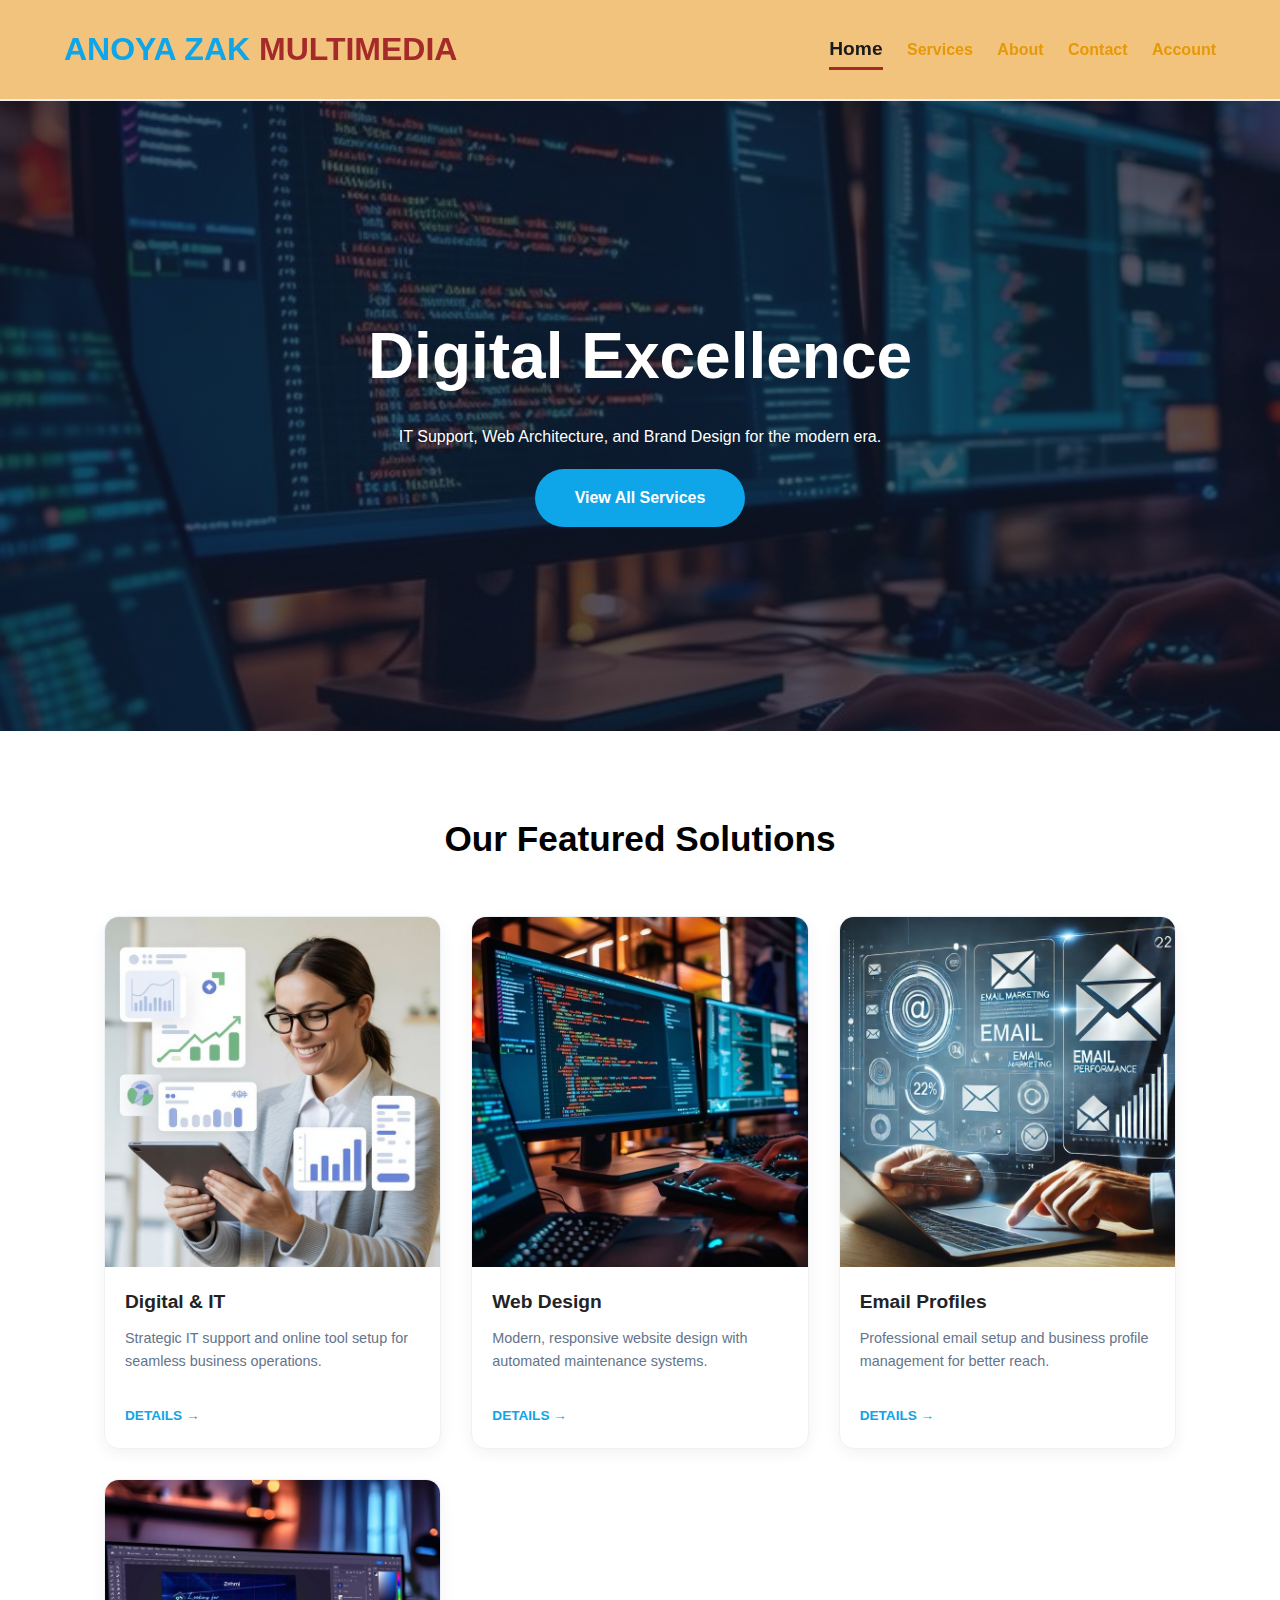
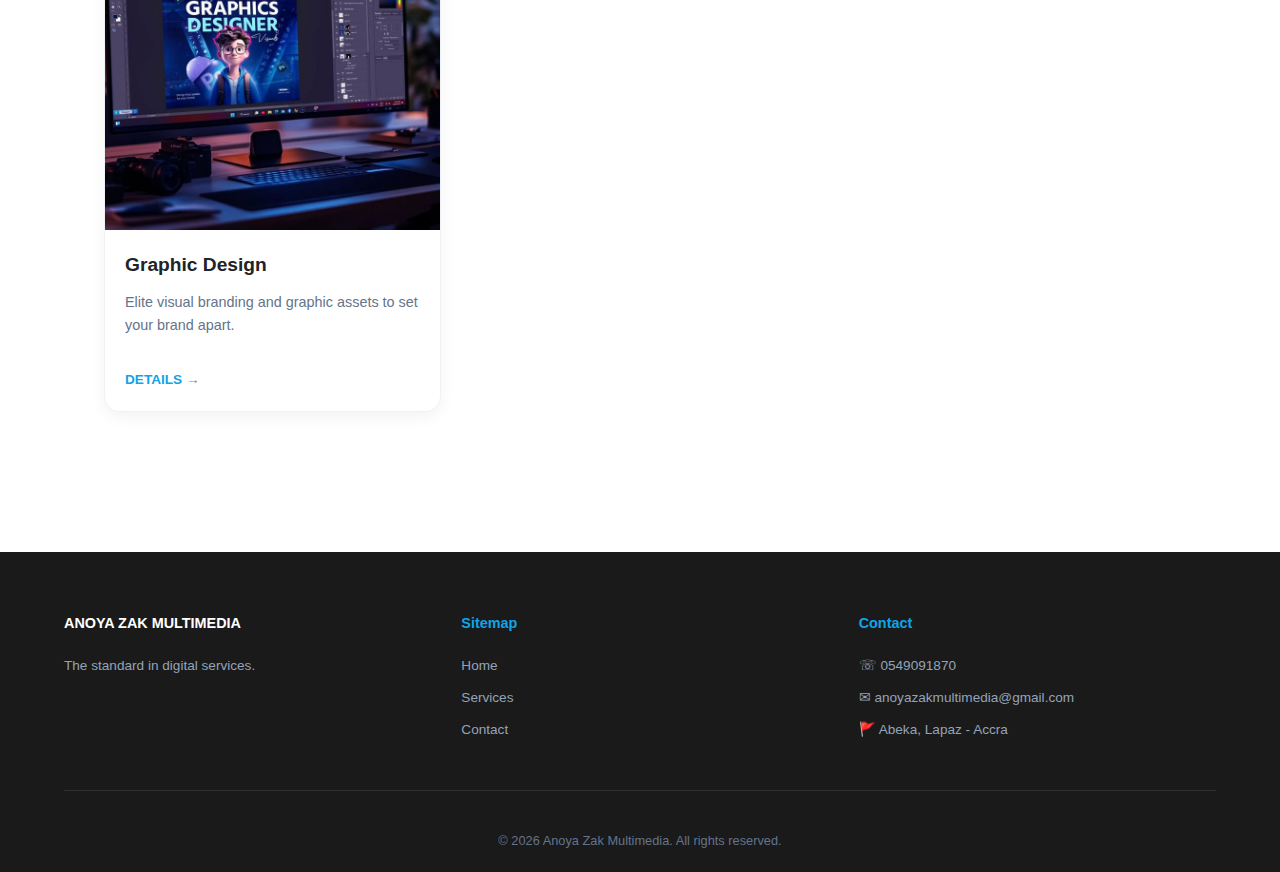
<file: index.html>
<!DOCTYPE html>
<html lang="en">
<head>
    <meta charset="UTF-8">
    <meta name="viewport" content="width=device-width, initial-scale=1.0">
    <title>Home | Anoya Zak Multimedia</title>
    <link rel="stylesheet" href="style.css">
</head>
<body>

    <nav>
        <a class="logo" href="index.html">ANOYA ZAK <span style="color: brown;">MULTIMEDIA</span></a>
        <ul class="nav-links">
            <a class="nav-links active" href="index.html">Home</a>
            <a href="services.html">Services</a>
            <a href="about.html">About</a>
            <a href="contact.html">Contact</a>
            <a href="login.html">Account</a>
        </ul>
    </nav>

    <section class="header">
        <h1>Digital Excellence</h1>
        <p>IT Support, Web Architecture, and Brand Design for the modern era.</p>
        <a class="cta-btn" href="services.html">View All Services</a>
    </section>

    <section class="services-section">
        <h2 class="section-title">Our Featured Solutions</h2>
        
        <div class="product-grid">
            <!-- Card 1 -->
            <div class="product-card">
                <div class="product-image">
                    <img src="IMG/Digital & IT.jpg" alt="IT Services">
                </div>
                <div class="product-info">
                    <h3>Digital & IT</h3>
                    <p>Strategic IT support and online tool setup for seamless business operations.</p>
                    <a href="services.html" class="learn-more">Details &rarr;</a>
                </div>
            </div>

            <!-- Card 2 -->
            <div class="product-card">
                <div class="product-image">
                    <img src="IMG/Web Design.jpg" alt="Web Design">
                </div>
                <div class="product-info">
                    <h3>Web Design</h3>
                    <p>Modern, responsive website design with automated maintenance systems.</p>
                    <a href="services.html" class="learn-more">Details &rarr;</a>
                </div>
            </div>

            <!-- Card 3 -->
            <div class="product-card">
                <div class="product-image">
                    <img src="IMG/Email Profiles.jpg" alt="Profiles">
                </div>
                <div class="product-info">
                    <h3>Email Profiles</h3>
                    <p>Professional email setup and business profile management for better reach.</p>
                    <a href="services.html" class="learn-more">Details &rarr;</a>
                </div>
            </div>

            <!-- Card 4 -->
            <div class="product-card">
                <div class="product-image">
                    <img src="IMG/Graphics design.jpg" alt="Graphic Design">
                </div>
                <div class="product-info">
                    <h3>Graphic Design</h3>
                    <p>Elite visual branding and graphic assets to set your brand apart.</p>
                    <a href="services.html" class="learn-more">Details &rarr;</a>
                </div>
            </div>
        </div>
    </section>

    <footer>
        <div class="footer-grid">
            <div class="footer-col">
                <h4 style="color: white;">ANOYA ZAK MULTIMEDIA</h4>
                <p>The standard in digital services.</p>
            </div>
            <div class="footer-col">
                <h4>Sitemap</h4>
                <a href="index.html">Home</a>
                <a href="services.html">Services</a>
                <a href="contact.html">Contact</a>
            </div>
            <div class="footer-col">
                <h4>Contact</h4>
                <p>&#9743; 0549091870 </p>
                <p>&#9993; anoyazakmultimedia@gmail.com</p>
                <p>&#128681; Abeka, Lapaz - Accra</p>
            </div>
        </div>
        <div class="footer-bottom">
            &copy; 2026 Anoya Zak Multimedia. All rights reserved.
        </div>
    </footer>

</body>
</html>
</file>
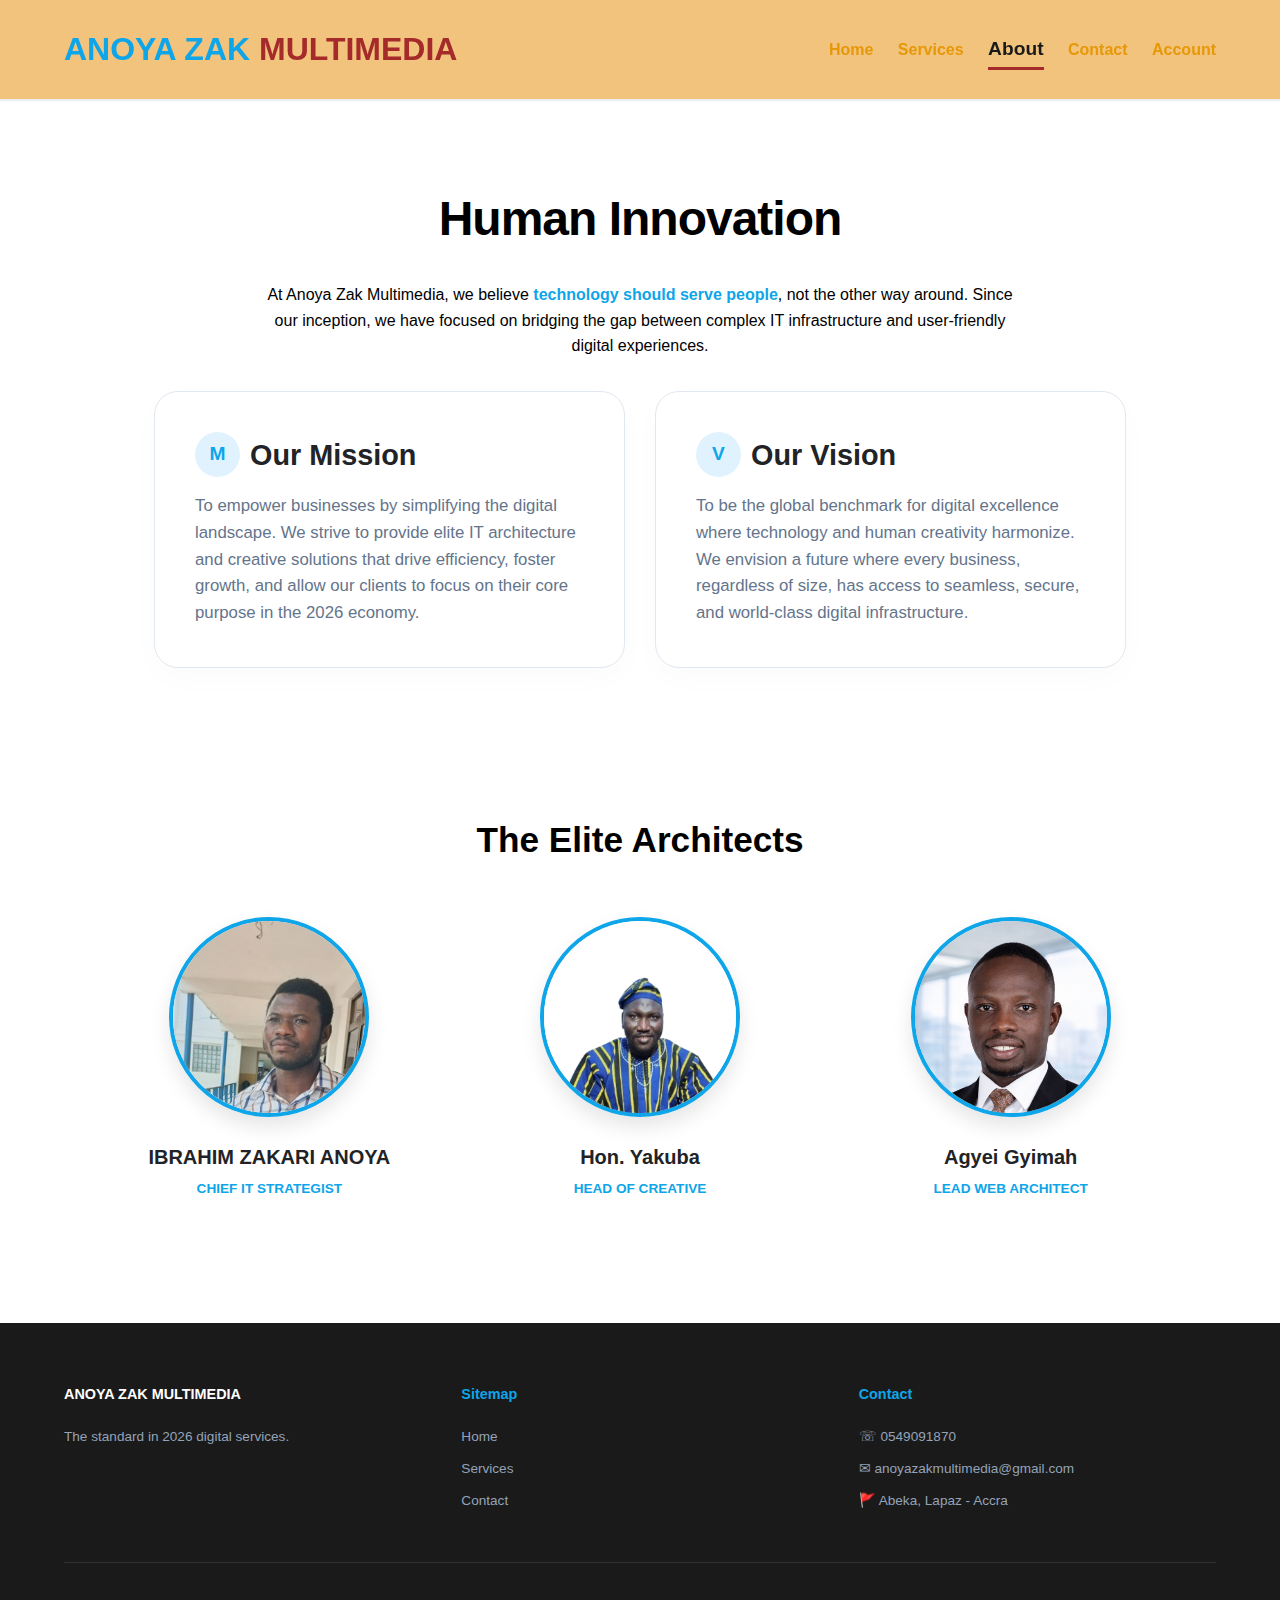
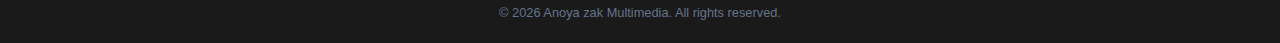
<file: about.html>
<!DOCTYPE html>
<html lang="en">
<head>
    <meta charset="UTF-8">
    <meta name="viewport" content="width=device-width, initial-scale=1.0">
    <title>About Us | Mission & Vision | Anoya Zak Multimedia</title>
    <link rel="stylesheet" href="style.css">
 
</head>
<body>
    <nav>
        <a class="logo" href="index.html">ANOYA ZAK <span style="color: brown;"> MULTIMEDIA </span></a>
        <ul class="nav-links">
            <a href="index.html">Home</a>
            <a href="services.html">Services</a>
            <a class="nav-links active" href="about.html">About</a>
            <a href="contact.html">Contact</a>
            <a href="login.html">Account</a>
        </ul>
    </nav>

    <div class="about-header">
        <h1>Human Innovation</h1>
        <p>At Anoya Zak Multimedia, we believe <span class="highlight">technology should serve people</span>, not the other way around. Since our inception, we have focused on bridging the gap between complex IT infrastructure and user-friendly digital experiences.</p>
    </div>

    <section class="mv-container">
        <!-- Mission Card -->
        <div class="mv-card">
            <h2><div class="icon-circle">M</div> Our Mission</h2>
            <p>To empower businesses by simplifying the digital landscape. We strive to provide elite IT architecture and creative solutions that drive efficiency, foster growth, and allow our clients to focus on their core purpose in the 2026 economy.</p>
        </div>

        <!-- Vision Card -->
        <div class="mv-card">
            <h2><div class="icon-circle">V</div> Our Vision</h2>
            <p>To be the global benchmark for digital excellence where technology and human creativity harmonize. We envision a future where every business, regardless of size, has access to seamless, secure, and world-class digital infrastructure.</p>
        </div>
    </section>

    <section class="team-section">
        <h2>The Elite Architects</h2>
        <div class="team-grid">
            <div class="team-card">
                <div class="member-image"><img src="IMG/ceo.jpeg" alt="CEO"></div>
                <div class="member-info">
                    <h3>IBRAHIM ZAKARI ANOYA</h3>
                    <p>Chief IT Strategist</p>
                </div>
            </div>
            <div class="team-card">
                <div class="member-image"><img src="IMG/work2.jpeg" alt="Design Lead"></div>
                <div class="member-info">
                    <h3>Hon. Yakuba</h3>
                    <p>Head of Creative</p>
                </div>
            </div>
            <div class="team-card">
                <div class="member-image"><img src="IMG/work.jpeg" alt="Web Architect"></div>
                <div class="member-info">
                    <h3>Agyei Gyimah </h3>
                    <p>Lead Web Architect</p>
                </div>
            </div>
        </div>
    </section>

    <footer>
        <div class="footer-grid">
            <div class="footer-col">
                <h4 style="color: white;">ANOYA ZAK MULTIMEDIA</h4>
                <p>The standard in 2026 digital services.</p>
            </div>
            <div class="footer-col">
                <h4>Sitemap</h4>
                <a href="index.html">Home</a>
                <a href="services.html">Services</a>
                <a href="contact.html">Contact</a>
            </div>
            <div class="footer-col">
                <h4>Contact</h4>
                <p>&#9743; 0549091870 </p>
                <p>&#9993; anoyazakmultimedia@gmail.com</p>
                <p>&#128681; Abeka, Lapaz - Accra</p>
            </div>
        </div>
        <div class="footer-bottom">
            &copy; 2026 Anoya zak Multimedia. All rights reserved.
        </div>
    </footer>
</body>
</html>
</file>
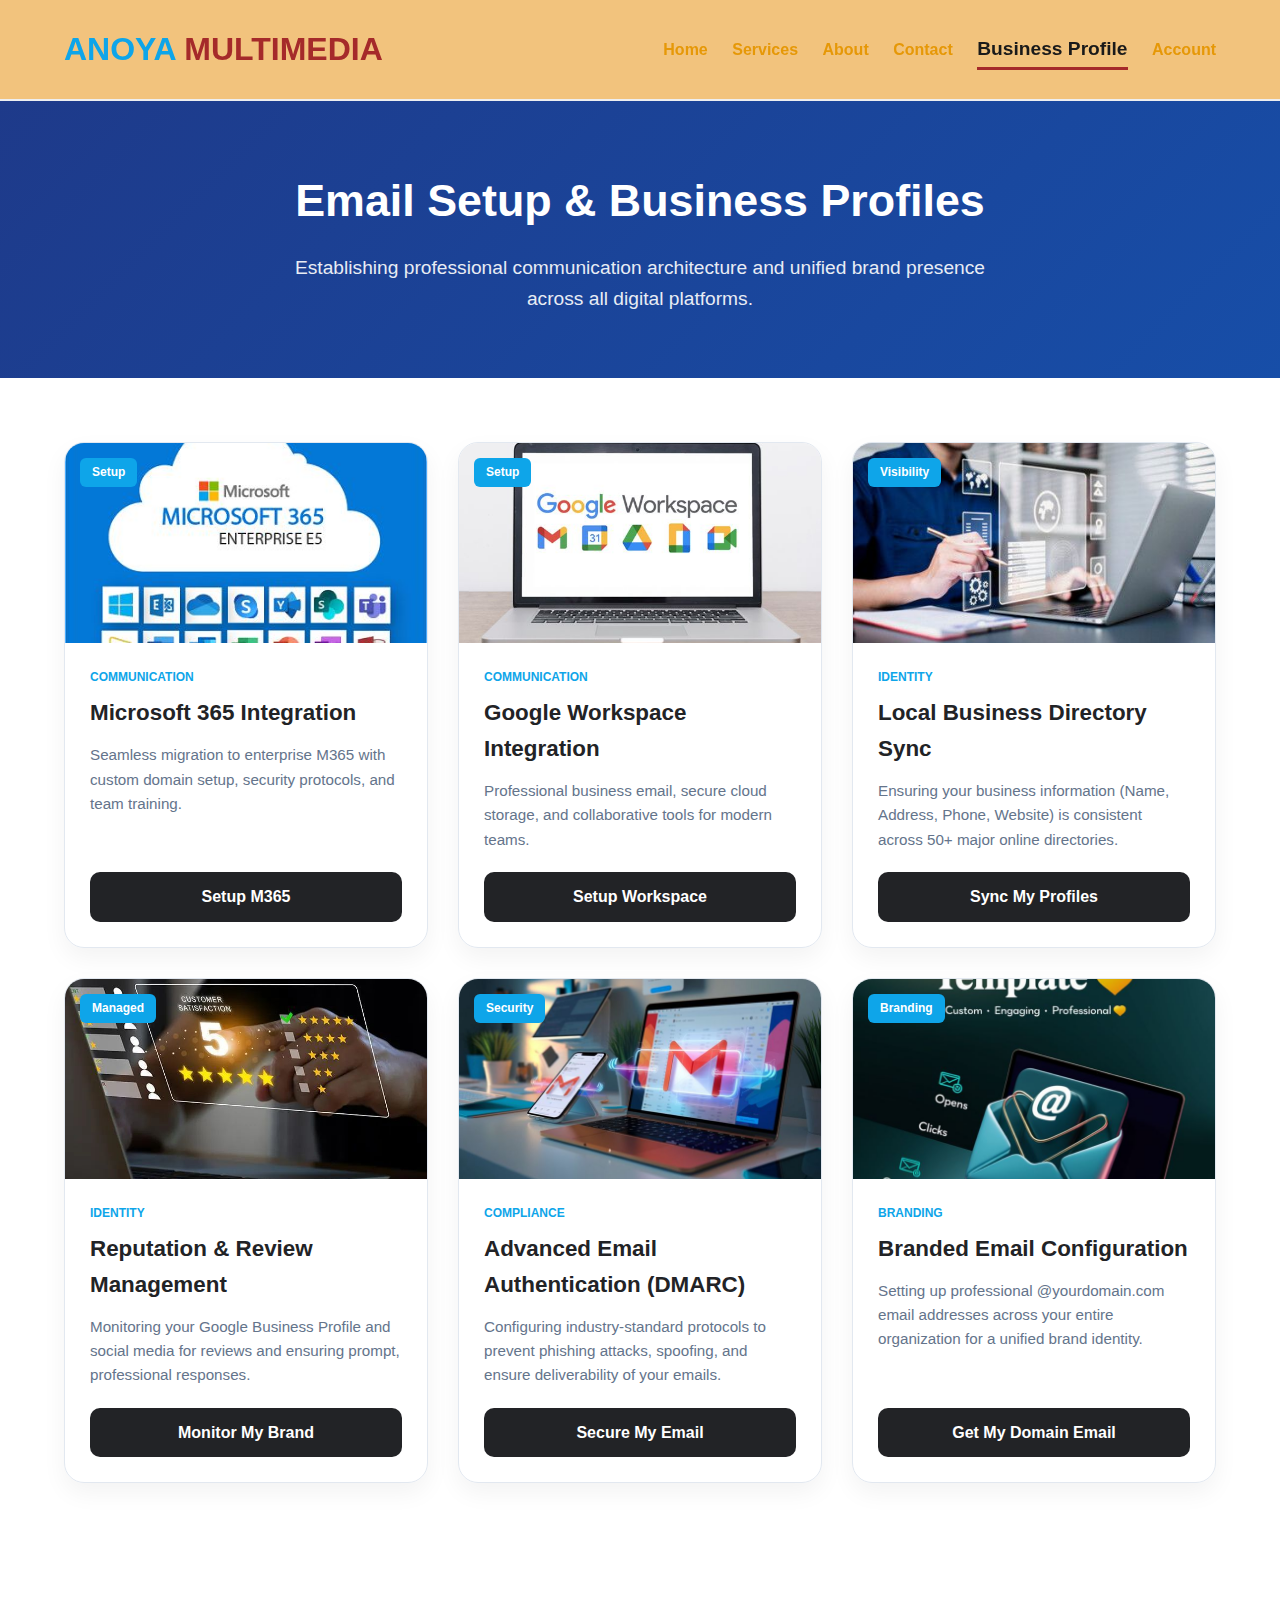
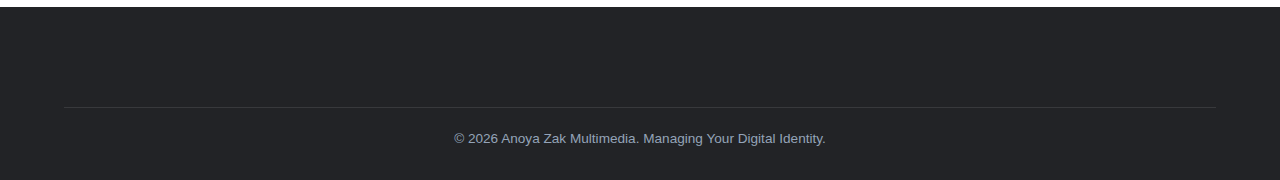
<file: Business Profiles.html>
<!DOCTYPE html>
<html lang="en">
<head>
    <meta charset="UTF-8">
    <meta name="viewport" content="width=device-width, initial-scale=1.0">
    <title>Email & Business Profiles | Anoya Zak Multimedia</title>
    <link rel="stylesheet" href="style.css">
    <style>

        /* Header */
        .page-header { 
            text-align: center; 
            padding: 4rem 5%; 
            background: linear-gradient(135deg, #1e3a8a 0%, #174ea8 100%); 
            color: white; 
        }
        .page-header h1 { 
            font-size: 2.8rem; 
            margin-bottom: 1rem; 
        }
        .page-header p { 
            font-size: 1.2rem; 
            opacity: 0.9; 
            max-width: 700px; 
            margin: 0 auto; 
        }

        /* Product Grid */
        .container { 
            padding: 4rem 5%; 
            max-width: 1300px; 
            margin: 0 auto; 
        }
        .product-grid { 
            display: grid; 
            grid-template-columns: repeat(auto-fit, minmax(300px, 1fr)); gap: 30px; 
        }

        /* Service Product Card */
        .service-card { 
            background: var(--card-bg); 
            border-radius: 20px; 
            overflow: hidden; 
            box-shadow: 0 10px 25px rgba(0,0,0,0.05); 
            transition: all 0.3s ease; 
            display: flex; 
            flex-direction: column; 
            border: 1px solid #e2e8f0; 
        }
        .service-card:hover { 
            transform: translateY(-10px); 
            box-shadow: 0 20px 40px rgba(0,0,0,0.1); 
            border-color: var(--primary); 
        }

        .card-image { 
            width: 100%; 
            height: 200px; 
            overflow: hidden; 
            position: relative; 
        }
        .card-image img { 
            width: 100%; 
            height: 100%; 
            object-fit: cover; 
            transition: transform 0.5s ease; 
        }
        .service-card:hover .card-image img { 
            transform: scale(1.1); 
        }
        
        .type-badge { 
            position: absolute; 
            top: 15px; 
            left: 15px; 
            background: var(--primary); 
            color: white; 
            padding: 5px 12px; 
            border-radius: 6px; 
            font-size: 0.75rem; 
            font-weight: 600; 
        }

        .card-body { 
            padding: 25px; 
            display: flex; 
            flex-direction: 
            column; flex-grow: 1; }
        .card-category { 
            font-size: 0.75rem; 
            font-weight: 800; 
            color: var(--primary); 
            text-transform: uppercase; 
            margin-bottom: 8px; 
        }
        .card-body h3 { 
            font-size: 1.4rem; 
            margin-bottom: 12px; 
            color: var(--dark); 
        }
        .card-body p { 
            font-size: 0.95rem; 
            color: var(--text-muted); 
            margin-bottom: 20px; 
            flex-grow: 1; 
        }

        .btn-action { 
            background: var(--dark); 
            color: white; 
            text-align: center; 
            padding: 12px; 
            border-radius: 10px; 
            text-decoration: none; 
            font-weight: 600; 
            transition: 0.3s; 
        }
        .btn-action:hover { 
            background: var(--primary); 
        }

        /* Footer */
        footer { 
            background: var(--dark); 
            color: white; 
            padding: 60px 5% 30px; 
            margin-top: 60px; 
            text-align: center; 
        }
        .footer-bottom { 
            margin-top: 40px; 
            padding-top: 20px; 
            border-top: 1px solid rgba(255,255,255,0.1); 
            font-size: 0.85rem; 
            color: #94a3b8; 
        }
    </style>
</head>
<body>

    <nav>
        <a class="logo" href="index.html">ANOYA <span style="color: brown;">MULTIMEDIA</span></a>
        <ul class="nav-links">
            <a href="index.html">Home</a>
            <a href="services.html">Services</a>
            <a href="about.html">About</a>
            <a href="contact.html">Contact</a>
            <a class="nav-links active" href="Business Profiles.html">Business Profile</a>
            <a href="login.html">Account</a>
        </ul>
    </nav>

    <header class="page-header">
        <h1>Email Setup & Business Profiles</h1>
        <p>Establishing professional communication architecture and unified brand presence across all digital platforms.</p>
    </header>

    <div class="container">
        <div class="product-grid">
            
            <!-- Service 1: M365 Setup -->
            <div class="service-card">
                <div class="card-image">
                    <span class="type-badge">Setup</span>
                    <img src="IMG/Microsoft 365 Integration.jpg" alt="Email Setup M365">
                </div>
                <div class="card-body">
                    <span class="card-category">Communication</span>
                    <h3>Microsoft 365 Integration</h3>
                    <p>Seamless migration to enterprise M365 with custom domain setup, security protocols, and team training.</p>
                    <a href="contact.html" class="btn-action">Setup M365</a>
                </div>
            </div>

            <!-- Service 2: Google Workspace -->
            <div class="service-card">
                <div class="card-image">
                    <span class="type-badge">Setup</span>
                    <img src="IMG/Google Workspace Integration.jpg" alt="Email Setup Google">
                </div>
                <div class="card-body">
                    <span class="card-category">Communication</span>
                    <h3>Google Workspace Integration</h3>
                    <p>Professional business email, secure cloud storage, and collaborative tools for modern teams.</p>
                    <a href="contact.html" class="btn-action">Setup Workspace</a>
                </div>
            </div>

            <!-- Service 3: Local Directory Sync -->
            <div class="service-card">
                <div class="card-image">
                    <span class="type-badge">Visibility</span>
                    <img src="IMG/Local Business Directory Sync.jpg" alt="Local SEO">
                </div>
                <div class="card-body">
                    <span class="card-category">Identity</span>
                    <h3>Local Business Directory Sync</h3>
                    <p>Ensuring your business information (Name, Address, Phone, Website) is consistent across 50+ major online directories.</p>
                    <a href="contact.html" class="btn-action">Sync My Profiles</a>
                </div>
            </div>

            <!-- Service 4: Reputation Monitoring -->
            <div class="service-card">
                <div class="card-image">
                    <span class="type-badge">Managed</span>
                    <img src="IMG/Reputation & Review Management.jpg" alt="Reputation">
                </div>
                <div class="card-body">
                    <span class="card-category">Identity</span>
                    <h3>Reputation & Review Management</h3>
                    <p>Monitoring your Google Business Profile and social media for reviews and ensuring prompt, professional responses.</p>
                    <a href="contact.html" class="btn-action">Monitor My Brand</a>
                </div>
            </div>

            <!-- Service 5: DMARC/SPF Configuration -->
            <div class="service-card">
                <div class="card-image">
                    <span class="type-badge">Security</span>
                    <img src="IMG/Advanced Email Authentication (DMARC).jpg" alt="Email Security">
                </div>
                <div class="card-body">
                    <span class="card-category">Compliance</span>
                    <h3>Advanced Email Authentication (DMARC)</h3>
                    <p>Configuring industry-standard protocols to prevent phishing attacks, spoofing, and ensure deliverability of your emails.</p>
                    <a href="contact.html" class="btn-action">Secure My Email</a>
                </div>
            </div>

            <!-- Service 6: Vanity Email Address -->
            <div class="service-card">
                <div class="card-image">
                    <span class="type-badge">Branding</span>
                    <img src="IMG/Branded Email Configuration.jpg" alt="Branded Email">
                </div>
                <div class="card-body">
                    <span class="card-category">Branding</span>
                    <h3>Branded Email Configuration</h3>
                    <p>Setting up professional @yourdomain.com email addresses across your entire organization for a unified brand identity.</p>
                    <a href="contact.html" class="btn-action">Get My Domain Email</a>
                </div>
            </div>

        </div>
    </div>

    <footer>
        <div class="footer-bottom">
            &copy; 2026 Anoya Zak Multimedia. Managing Your Digital Identity.
        </div>
    </footer>

</body>
</html>
</file>
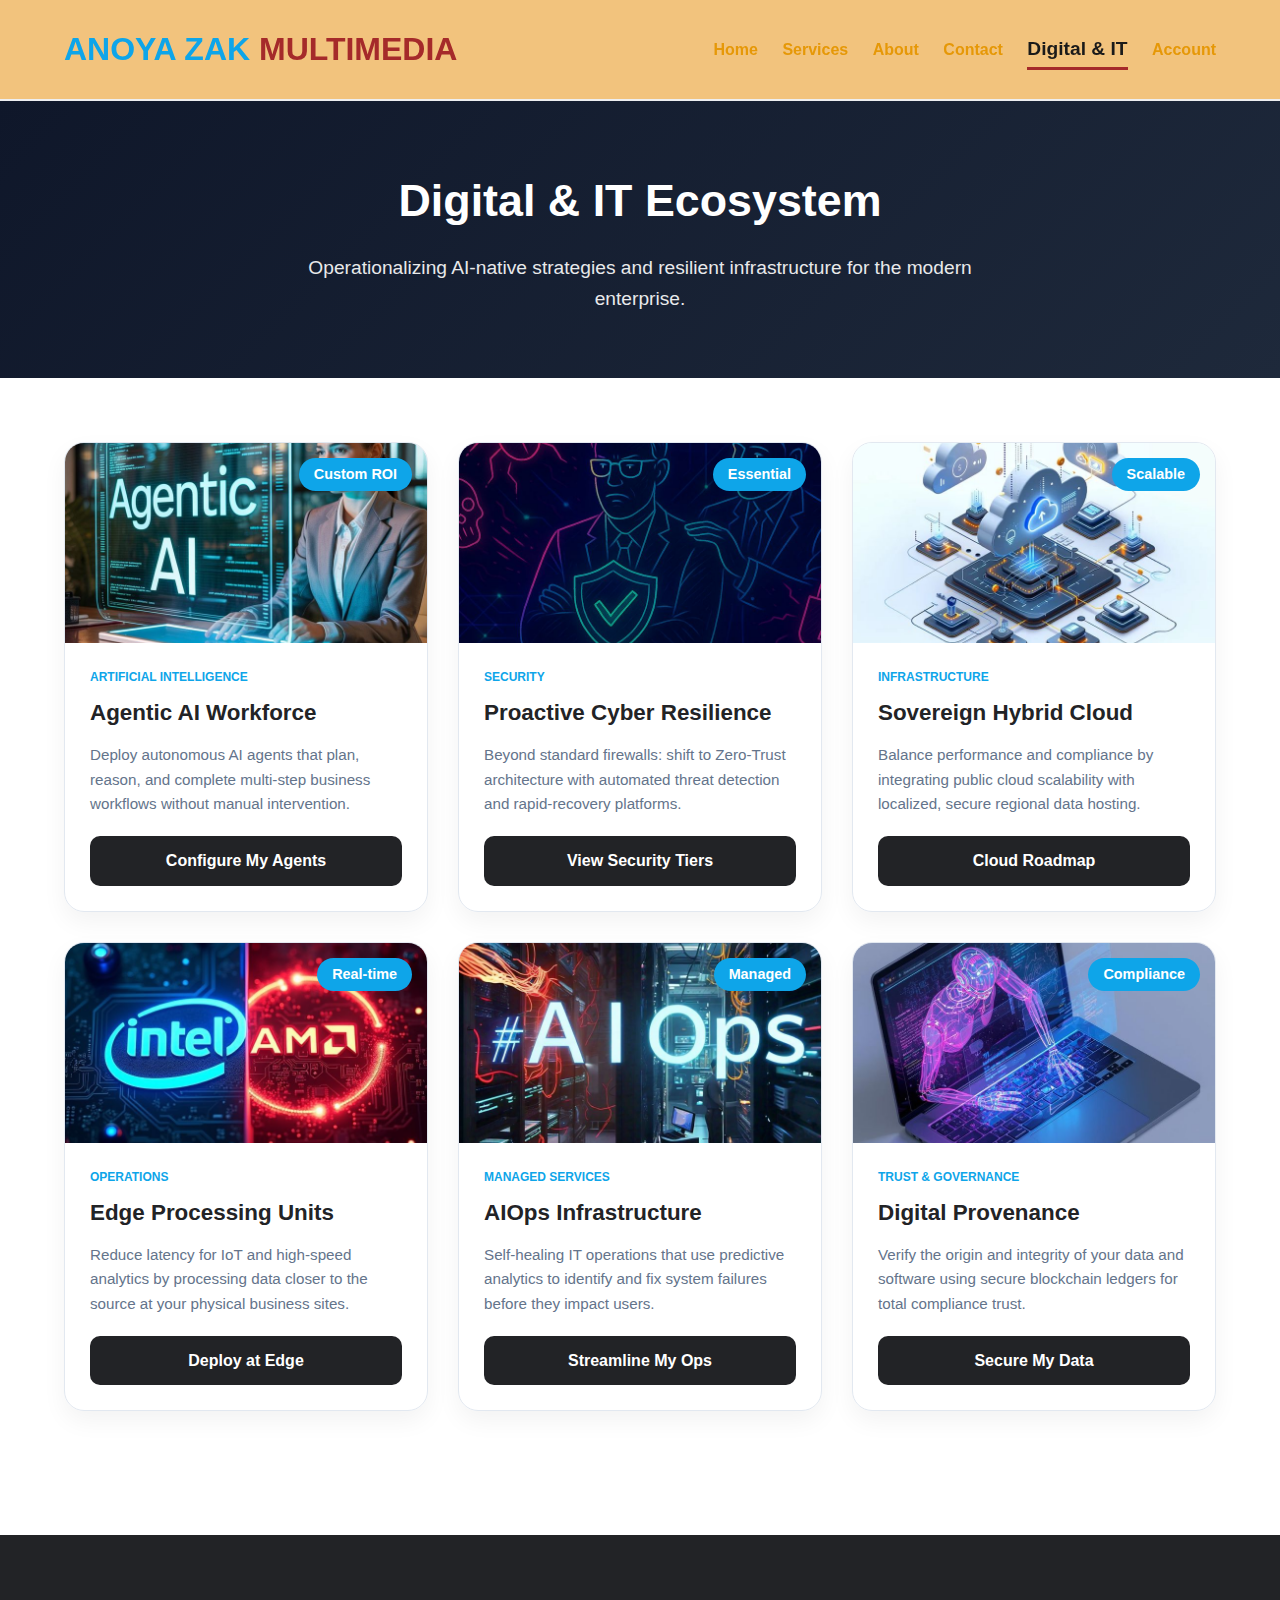
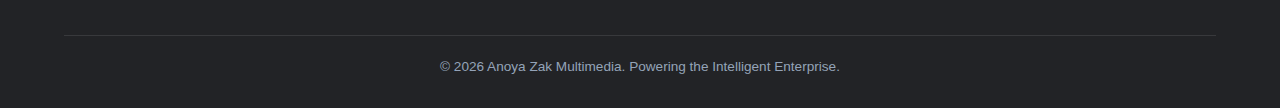
<file: digital and IT.html>
<!DOCTYPE html>
<html lang="en">
<head>
    <meta charset="UTF-8">
    <meta name="viewport" content="width=device-width, initial-scale=1.0">
    <title>Digital & IT Services | Anoya Zak Multimedia</title>
    <link rel="stylesheet" href="style.css">
    <style>
        /* Header */
        .page-header { 
            text-align: center; 
            padding: 4rem 5%; 
            background: linear-gradient(135deg, #0f172a 0%, #1e293b 100%); 
            color: white; 
        }
        .page-header h1 { 
            font-size: 2.8rem; 
            margin-bottom: 1rem; 
        }
        .page-header p { 
            font-size: 1.2rem; 
            opacity: 0.9; 
            max-width: 700px; 
            margin: 0 auto; 
        }

        /* Product Grid */
        .container { 
            padding: 4rem 5%; 
            max-width: 1300px; 
            margin: 0 auto; 
        }
        .product-grid { 
            display: grid; 
            grid-template-columns: repeat(auto-fit, minmax(300px, 1fr)); gap: 30px; 
        }

        /* Service Product Card */
        .service-card {
            background: var(--card-bg);
            border-radius: 20px;
            overflow: hidden;
            box-shadow: 0 10px 25px rgba(0,0,0,0.05);
            transition: all 0.3s ease;
            display: flex;
            flex-direction: column;
            border: 1px solid #e2e8f0;
        }
        .service-card:hover { 
            transform: translateY(-10px); 
            box-shadow: 0 20px 40px rgba(0,0,0,0.1); 
            border-color: var(--primary); 
        }

        .card-image { 
            width: 100%; 
            height: 200px; 
            overflow: hidden; 
            position: relative; 
        }
        .card-image img { 
            width: 100%; 
            height: 100%; 
            object-fit: cover; 
            transition: transform 0.5s ease; 
        }
        .service-card:hover .card-image img { 
            transform: scale(1.1); 
        }
        
        .price-badge { 
            position: absolute; 
            top: 15px; 
            right: 15px; 
            background: var(--primary); 
            color: white; 
            padding: 5px 15px; 
            border-radius: 50px; 
            font-weight: 700; 
            font-size: 0.9rem; 
            z-index: 2; 
        }

        .card-body { 
            padding: 25px; 
            display: flex; 
            flex-direction: column; 
            flex-grow: 1; 
        }
        .card-category { 
            font-size: 0.75rem; 
            font-weight: 800; 
            color: var(--primary); 
            text-transform: uppercase; 
            margin-bottom: 8px; 
        }
        .card-body h3 { 
            font-size: 1.4rem; 
            margin-bottom: 12px; 
            color: var(--dark); 
        }
        .card-body p { 
            font-size: 0.95rem; 
            color: var(--text-muted); 
            margin-bottom: 20px; 
            flex-grow: 1; 
        }

        .btn-action { 
            background: var(--dark); 
            color: white; 
            text-align: center; 
            padding: 12px; 
            border-radius: 10px; 
            text-decoration: none; 
            font-weight: 600; 
            transition: 0.3s; 
        }
        .btn-action:hover { 
            background: var(--primary); 
        }

        /* Footer */
        footer { 
            background: var(--dark); 
            color: white; 
            padding: 60px 5% 30px; 
            margin-top: 60px; 
            text-align: center; 
        }
        .footer-bottom { 
            margin-top: 40px; 
            padding-top: 20px; 
            border-top: 1px solid rgba(255,255,255,0.1); 
            font-size: 0.85rem; 
            color: #94a3b8; 
        }
    </style>
</head>
<body>

    <nav>
        <a class="logo" href="index.html">ANOYA ZAK <span style="color: brown;">MULTIMEDIA</span></a>
        <ul class="nav-links">
            <a href="index.html">Home</a>
            <a href="services.html">Services</a>
            <a href="about.html">About</a>
            <a href="contact.html">Contact</a>
            <a class="nav-links active" href="digital and IT.html">Digital & IT</a>
            <a href="login.html">Account</a>
        </ul>
    </nav>

    <header class="page-header">
        <h1>Digital & IT Ecosystem</h1>
        <p>Operationalizing AI-native strategies and resilient infrastructure for the modern enterprise.</p>
    </header>

    <div class="container">
        <div class="product-grid">
            
            <!-- Service 1: Agentic AI -->
            <div class="service-card">
                <div class="card-image">
                    <span class="price-badge">Custom ROI</span>
                    <img src="IMG/Agentic AI Workforce.jpg" alt="AI Agents">
                </div>
                <div class="card-body">
                    <span class="card-category">Artificial Intelligence</span>
                    <h3>Agentic AI Workforce</h3>
                    <p>Deploy autonomous AI agents that plan, reason, and complete multi-step business workflows without manual intervention.</p>
                    <a href="contact.html" class="btn-action">Configure My Agents</a>
                </div>
            </div>

            <!-- Service 2: Cyber Resilience -->
            <div class="service-card">
                <div class="card-image">
                    <span class="price-badge">Essential</span>
                    <img src="IMG/Proactive Cyber Resilience.jpg" alt="Cybersecurity">
                </div>
                <div class="card-body">
                    <span class="card-category">Security</span>
                    <h3>Proactive Cyber Resilience</h3>
                    <p>Beyond standard firewalls: shift to Zero-Trust architecture with automated threat detection and rapid-recovery platforms.</p>
                    <a href="contact.html" class="btn-action">View Security Tiers</a>
                </div>
            </div>

            <!-- Service 3: Hybrid Cloud -->
            <div class="service-card">
                <div class="card-image">
                    <span class="price-badge">Scalable</span>
                    <img src="IMG/Sovereign Hybrid Cloud.jpg" alt="Cloud IT">
                </div>
                <div class="card-body">
                    <span class="card-category">Infrastructure</span>
                    <h3>Sovereign Hybrid Cloud</h3>
                    <p>Balance performance and compliance by integrating public cloud scalability with localized, secure regional data hosting.</p>
                    <a href="contact.html" class="btn-action">Cloud Roadmap</a>
                </div>
            </div>

            <!-- Service 4: Edge Computing -->
            <div class="service-card">
                <div class="card-image">
                    <span class="price-badge">Real-time</span>
                    <img src="IMG/Edge Processing Units.jpg" alt="Edge Computing">
                </div>
                <div class="card-body">
                    <span class="card-category">Operations</span>
                    <h3>Edge Processing Units</h3>
                    <p>Reduce latency for IoT and high-speed analytics by processing data closer to the source at your physical business sites.</p>
                    <a href="contact.html" class="btn-action">Deploy at Edge</a>
                </div>
            </div>

            <!-- Service 5: AIOps 2.0 -->
            <div class="service-card">
                <div class="card-image">
                    <span class="price-badge">Managed</span>
                    <img src="IMG/AIOps Infrastructure.jpg" alt="AIOps">
                </div>
                <div class="card-body">
                    <span class="card-category">Managed Services</span>
                    <h3>AIOps Infrastructure</h3>
                    <p>Self-healing IT operations that use predictive analytics to identify and fix system failures before they impact users.</p>
                    <a href="contact.html" class="btn-action">Streamline My Ops</a>
                </div>
            </div>

            <!-- Service 6: Digital Provenance -->
            <div class="service-card">
                <div class="card-image">
                    <span class="price-badge">Compliance</span>
                    <img src="IMG/Digital Provenance.jpg" alt="Blockchain">
                </div>
                <div class="card-body">
                    <span class="card-category">Trust & Governance</span>
                    <h3>Digital Provenance</h3>
                    <p>Verify the origin and integrity of your data and software using secure blockchain ledgers for total compliance trust.</p>
                    <a href="contact.html" class="btn-action">Secure My Data</a>
                </div>
            </div>

        </div>
    </div>

    <footer>
        <div class="footer-bottom">
            &copy; 2026 Anoya Zak Multimedia. Powering the Intelligent Enterprise.
        </div>
    </footer>

</body>
</html>
</file>
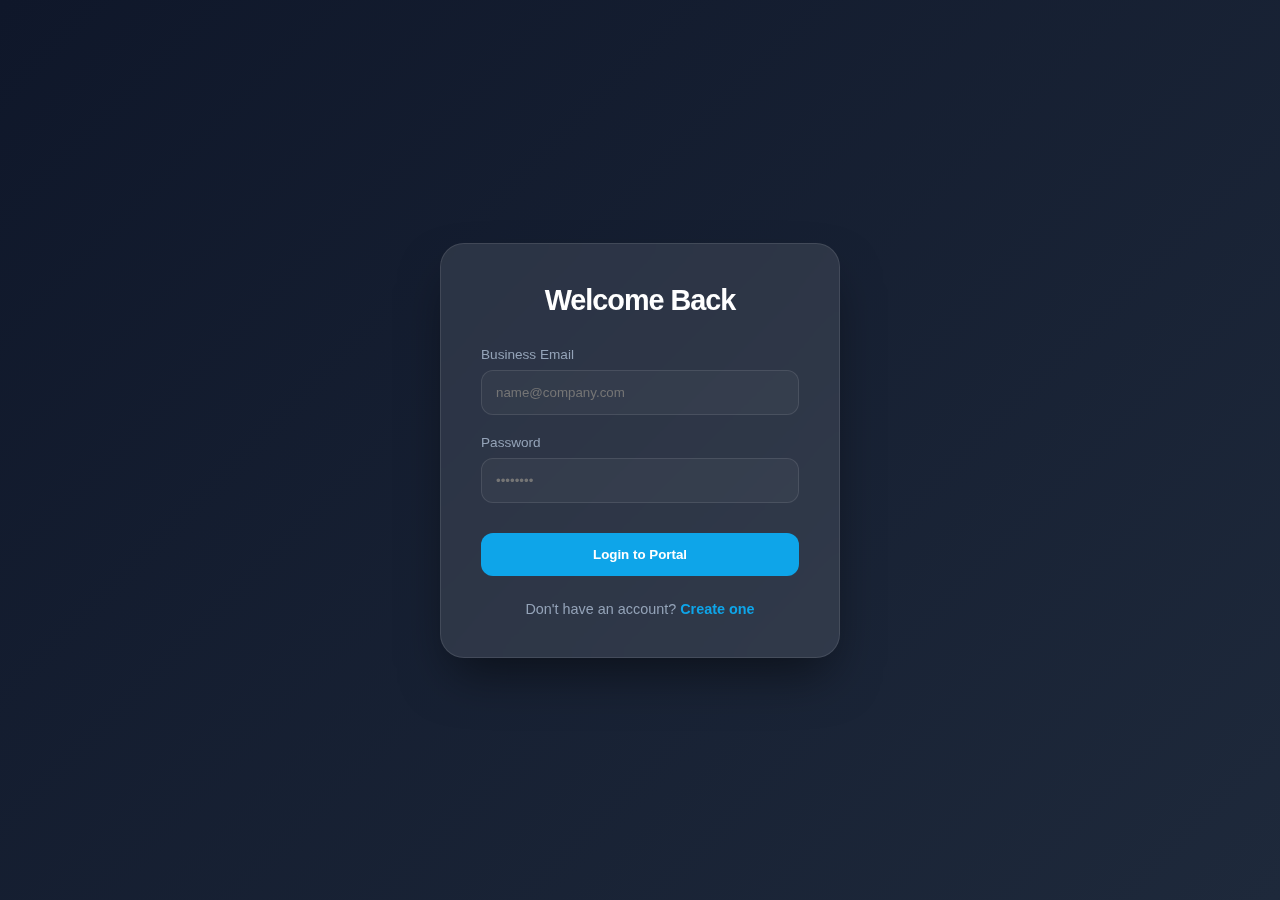
<file: login.html>
<!DOCTYPE html>
<html lang="en">
<head>
    <meta charset="UTF-8">
    <meta name="viewport" content="width=device-width, initial-scale=1.0">
    <title>Login | Anoya Zak Multimedia</title>
    <style>
        :root {
            --primary: #0ea5e9;
            --dark: #0f172a;
            --glass: rgba(255, 255, 255, 0.1);
        }

        a {
            text-decoration: none;
        }

        * { box-sizing: border-box; margin: 0; padding: 0; }
        
        body {
            font-family: 'Inter', sans-serif;
            background: linear-gradient(135deg, #0f172a 0%, #1e293b 100%);
            height: 100vh;
            display: flex;
            justify-content: center;
            align-items: center;
            color: white;
        }

        .auth-container {
            background: var(--glass);
            backdrop-filter: blur(15px);
            padding: 40px;
            border-radius: 24px;
            border: 1px solid rgba(255, 255, 255, 0.1);
            width: 100%;
            max-width: 400px;
            text-align: center;
            box-shadow: 0 25px 50px -12px rgba(0, 0, 0, 0.5);
        }

        .auth-container h2 { 
            margin-bottom: 30px; 
            font-size: 1.8rem; 
            font-weight: 800; 
            letter-spacing: -1px; 
        }

        .input-group { 
            text-align: left; 
            margin-bottom: 20px; 
        }
        .input-group label { 
            display: block; 
            font-size: 0.85rem; 
            color: #94a3b8; 
            margin-bottom: 8px; 
        }
        
        input {
            width: 100%;
            padding: 14px;
            background: rgba(194, 191, 191, 0.05);
            border: 1px solid rgba(255, 255, 255, 0.1);
            border-radius: 12px;
            color: white;
            outline: none;
            transition: 0.3s;
        }

        input:focus { 
            border-color: var(--primary); 
            background: rgba(255, 255, 255, 0.1); 
        }

        .btn-auth {
            width: 100%;
            padding: 14px;
            background: var(--primary);
            color: white;
            border: none;
            border-radius: 12px;
            font-weight: 700;
            cursor: pointer;
            margin-top: 10px;
            transition: 0.3s;
        }

        .btn-auth:hover { 
            transform: translateY(-2px); 
            box-shadow: 0 10px 20px rgba(14, 165, 233, 0.4); 
        }

        .auth-footer { 
            margin-top: 25px; 
            font-size: 0.9rem; 
            color: #94a3b8; 
        }
        .auth-footer a { 
            color: var(--primary); 
            text-decoration: none; 
            font-weight: 600; 
        }
    </style>
</head>
<body>
    <div class="auth-container">
        <h2>Welcome Back</h2>
        <form action="index.html" method="GET">
            <div class="input-group">
                <label>Business Email</label>
                <input type="email" placeholder="name@company.com" required>
            </div>
            <div class="input-group">
                <label>Password</label>
                <input type="password" placeholder="••••••••" required>
            </div>
            <button type="submit" class="btn-auth">Login to Portal</button>
        </form>
        <div class="auth-footer">
            Don't have an account? <a href="signup.html">Create one</a>
        </div>
    </div>
</body>
</html>
</file>
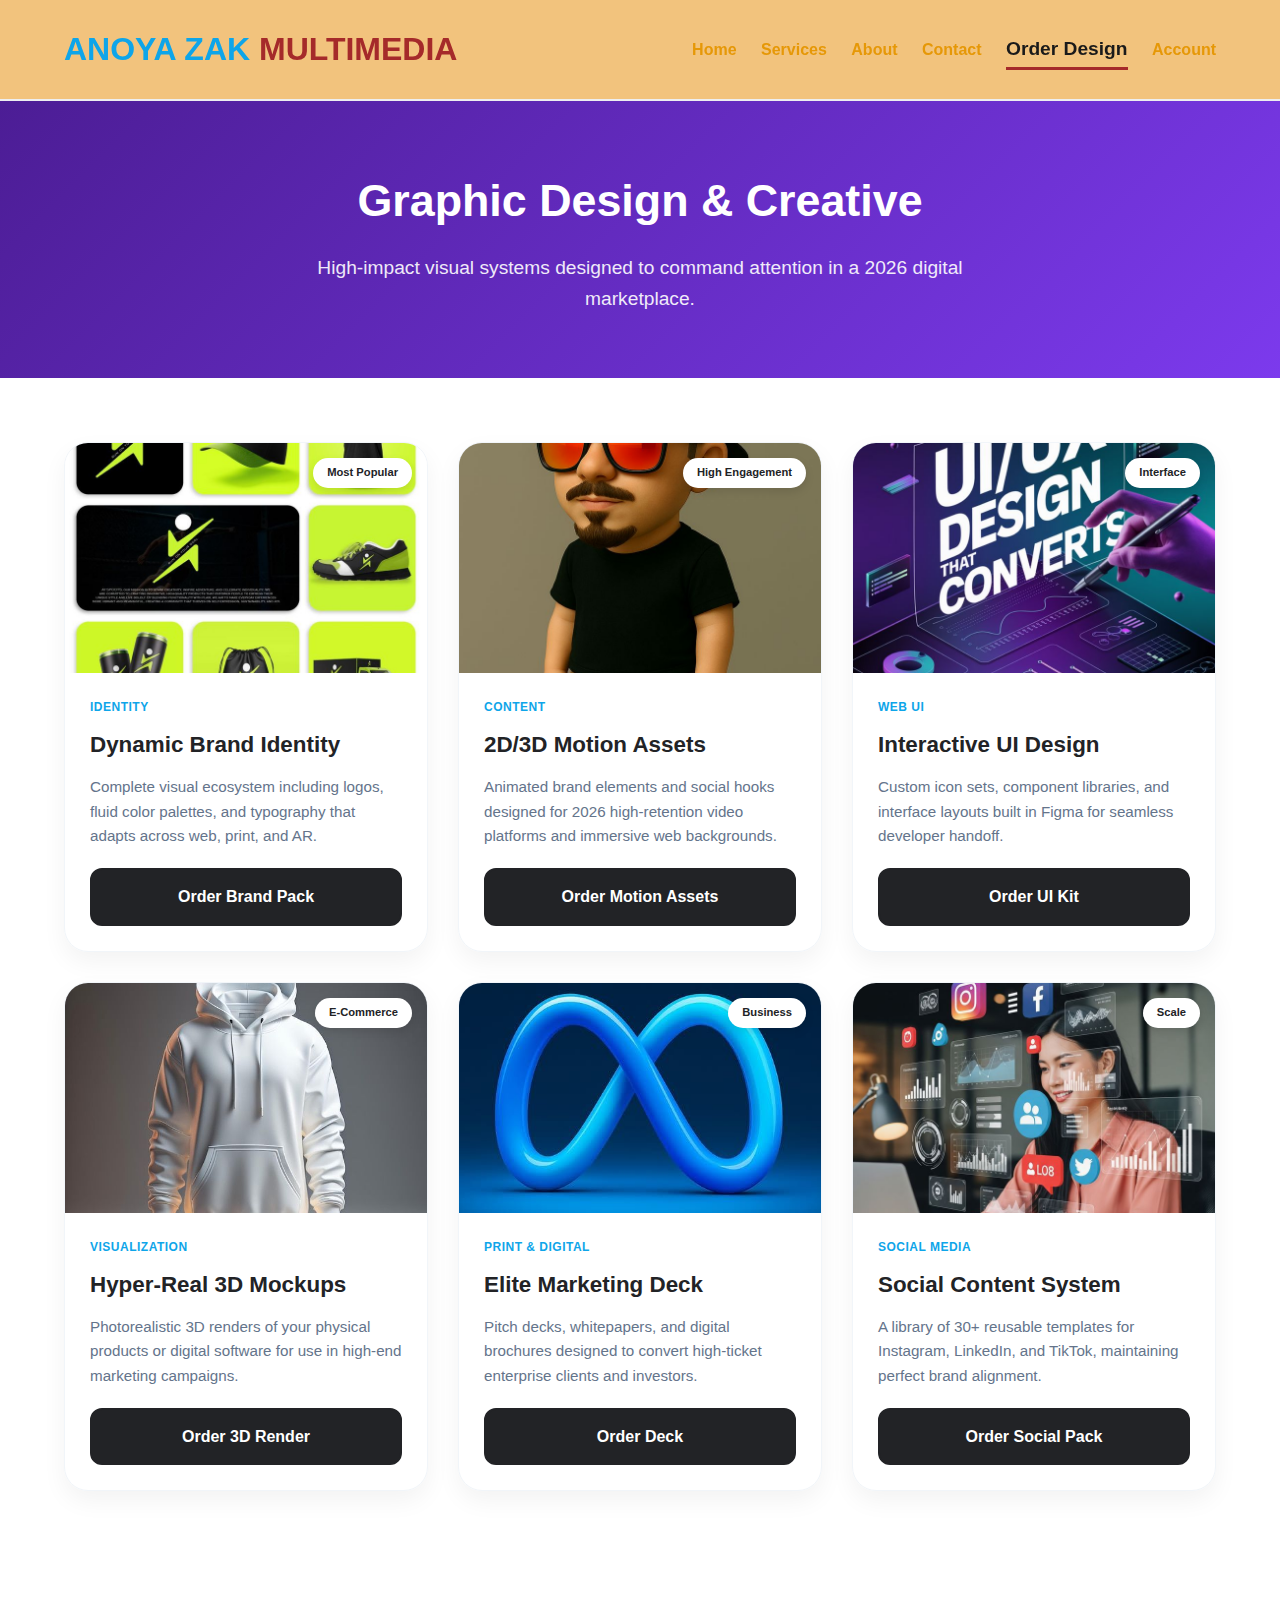
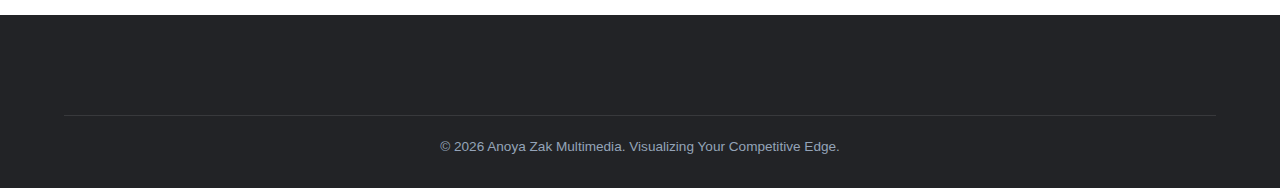
<file: order design.html>
<!DOCTYPE html>
<html lang="en">
<head>
    <meta charset="UTF-8">
    <meta name="viewport" content="width=device-width, initial-scale=1.0">
    <title>Graphic Design & Branding | Anoya zak Multimedia</title>
    <link rel="stylesheet" href="style.css">
    <style>
        
        /* Header */
        .page-header { 
            text-align: center; 
            padding: 4rem 5%; 
            background: linear-gradient(135deg, #4c1d95 0%, #7c3aed 100%); 
            color: white; 
        }
        .page-header h1 { 
            font-size: 2.8rem; 
            margin-bottom: 1rem; 
        }
        .page-header p { 
            font-size: 1.2rem; 
            opacity: 0.9; 
            max-width: 700px; 
            margin: 0 auto; 
        }

        /* Product Grid */
        .container { 
            padding: 4rem 5%; 
            max-width: 1300px; 
            margin: 0 auto; 
        }
        .product-grid { 
            display: grid; 
            grid-template-columns: repeat(auto-fit, minmax(300px, 1fr)); 
            gap: 30px; 
        }

        /* Design Product Card */
        .service-card {
            background: var(--card-bg);
            border-radius: 24px;
            overflow: hidden;
            box-shadow: 0 10px 25px rgba(0,0,0,0.05);
            transition: all 0.4s ease;
            display: flex; flex-direction: column;
            border: 1px solid #f1f5f9;
        }
        .service-card:hover { 
            transform: translateY(-12px); 
            box-shadow: 0 30px 50px rgba(124, 58, 237, 0.15); 
            border-color: var(--primary); 
        }

        .card-image { 
            width: 100%; 
            height: 230px; 
            overflow: hidden; 
            position: relative; }
        .card-image img { 
            width: 100%; 
            height: 100%; 
            object-fit: cover; 
            transition: transform 0.6s ease; 
        }
        .service-card:hover .card-image img { 
            transform: scale(1.1) rotate(1deg); 
        }
        
        .type-badge { 
            position: absolute; 
            top: 15px; 
            right: 15px; 
            background: white; 
            color: var(--dark); 
            padding: 6px 14px; 
            border-radius: 50px; 
            font-size: 0.7rem; 
            font-weight: 700; 
            box-shadow: 0 4px 10px rgba(0,0,0,0.1); 
        }

        .card-body { 
            
            padding: 25px; 
            display: flex; 
            flex-direction: column; 
            flex-grow: 1; 
        }
        .card-category { 
            font-size: 0.75rem; 
            font-weight: 800; 
            color: var(--primary); 
            text-transform: uppercase; 
            margin-bottom: 10px; 
            letter-spacing: 0.5px; 
        }
        .card-body h3 { 
            font-size: 1.4rem; 
            margin-bottom: 12px; 
            color: var(--dark); 
            font-weight: 700; 
        }
        .card-body p { 
            font-size: 0.95rem; 
            color: var(--text-muted); 
            margin-bottom: 20px; 
            flex-grow: 1; 
        }

        .btn-order { 
            background: var(--dark); 
            color: white; 
            text-align: center; 
            padding: 14px; 
            border-radius: 12px; 
            text-decoration: none; 
            font-weight: 700; 
            transition: 0.3s; 
            border: 2px solid var(--dark); 
        }
        .btn-order:hover { 
            background: transparent; 
            color: var(--dark); 
        }

        /* Footer */
        footer { 
            background: var(--dark); 
            color: white; 
            padding: 60px 5% 30px; 
            margin-top: 60px; 
            text-align: center; 
        }
        .footer-bottom { 
            margin-top: 40px; 
            padding-top: 20px; 
            border-top: 1px solid rgba(255,255,255,0.1); 
            font-size: 0.85rem; 
            color: #94a3b8; 
        }
    </style>
</head>
<body>

    <nav>
        <a class="logo" href="index.html">ANOYA ZAK <span style="color: brown;">MULTIMEDIA</span></a>
        <ul class="nav-links">
            <a href="index.html">Home</a>
            <a href="services.html">Services</a>
            <a href="about.html">About</a>
            <a href="contact.html">Contact</a>
            <a class="nav-links active" href="order design.html">Order Design</a>
            <a href="login.html">Account</a>
        </ul>
    </nav>

    <header class="page-header">
        <h1>Graphic Design & Creative</h1>
        <p>High-impact visual systems designed to command attention in a 2026 digital marketplace.</p>
    </header>

    <div class="container">
        <div class="product-grid">
            
            <!-- Service 1: Dynamic Branding -->
            <div class="service-card">
                <div class="card-image">
                    <span class="type-badge">Most Popular</span>
                    <img src="IMG/Dynamic Brand Identity.jpg" alt="Dynamic Brand Identity">
                    
                </div>
                <div class="card-body">
                    <span class="card-category">Identity</span>
                    <h3>Dynamic Brand Identity</h3>
                    <p>Complete visual ecosystem including logos, fluid color palettes, and typography that adapts across web, print, and AR.</p>
                    <a href="contact.html" class="btn-order">Order Brand Pack</a>
                </div>
            </div>

            <!-- Service 2: Motion Graphics -->
            <div class="service-card">
                <div class="card-image">
                    <span class="type-badge">High Engagement</span>
                    <img src="IMG/2D3D Motion Assets.jpg" alt="Motion Graphics">
                </div>
                <div class="card-body">
                    <span class="card-category">Content</span>
                    <h3>2D/3D Motion Assets</h3>
                    <p>Animated brand elements and social hooks designed for 2026 high-retention video platforms and immersive web backgrounds.</p>
                    <a href="contact.html" class="btn-order">Order Motion Assets</a>
                </div>
            </div>

            <!-- Service 3: UX/UI Assets -->
            <div class="service-card">
                <div class="card-image">
                    <span class="type-badge">Interface</span>
                    <img src="IMG/Interactive UI Design.jpg" alt="UI Design">
                </div>
                <div class="card-body">
                    <span class="card-category">Web UI</span>
                    <h3>Interactive UI Design</h3>
                    <p>Custom icon sets, component libraries, and interface layouts built in Figma for seamless developer handoff.</p>
                    <a href="contact.html" class="btn-order">Order UI Kit</a>
                </div>
            </div>

            <!-- Service 4: 3D Product Mockups -->
            <div class="service-card">
                <div class="card-image">
                    <span class="type-badge">E-Commerce</span>
                    <img src="IMG/Hyper-Real 3D Mockups.jpg" alt="3D Mockups">
                </div>
                <div class="card-body">
                    <span class="card-category">Visualization</span>
                    <h3>Hyper-Real 3D Mockups</h3>
                    <p>Photorealistic 3D renders of your physical products or digital software for use in high-end marketing campaigns.</p>
                    <a href="contact.html" class="btn-order">Order 3D Render</a>
                </div>
            </div>

            <!-- Service 5: Marketing Collateral -->
            <div class="service-card">
                <div class="card-image">
                    <span class="type-badge">Business</span>
                    <img src="IMG/Elite Marketing Deck.jpg" alt="Print Design">
                </div>
                <div class="card-body">
                    <span class="card-category">Print & Digital</span>
                    <h3>Elite Marketing Deck</h3>
                    <p>Pitch decks, whitepapers, and digital brochures designed to convert high-ticket enterprise clients and investors.</p>
                    <a href="contact.html" class="btn-order">Order Deck</a>
                </div>
            </div>

            <!-- Service 6: Social System -->
            <div class="service-card">
                <div class="card-image">
                    <span class="type-badge">Scale</span>
                    <img src="IMG/Social Content System.jpg" alt="Social Media Design">
                </div>
                <div class="card-body">
                    <span class="card-category">Social Media</span>
                    <h3>Social Content System</h3>
                    <p>A library of 30+ reusable templates for Instagram, LinkedIn, and TikTok, maintaining perfect brand alignment.</p>
                    <a href="contact.html" class="btn-order">Order Social Pack</a>
                </div>
            </div>

        </div>
    </div>

    <footer>
        <div class="footer-bottom">
            &copy; 2026 Anoya Zak Multimedia. Visualizing Your Competitive Edge.
        </div>
    </footer>

</body>
</html>
</file>
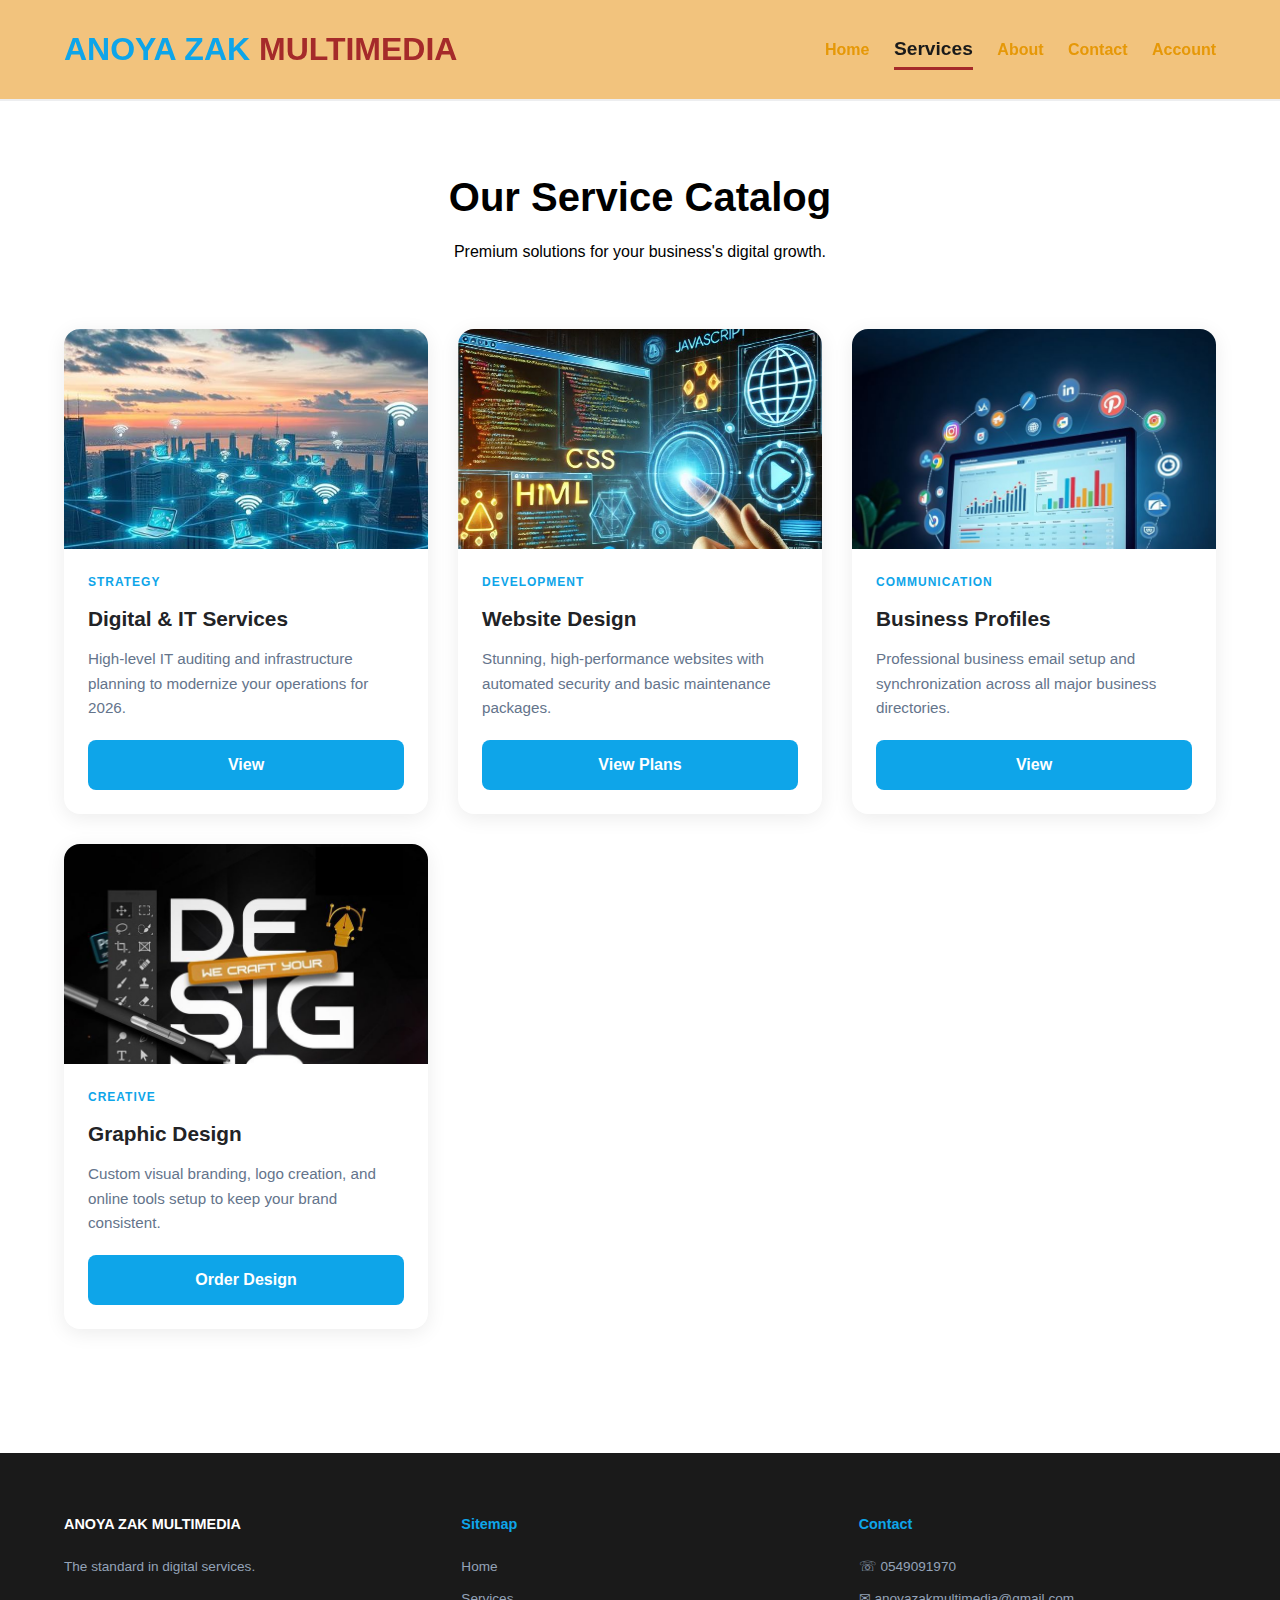
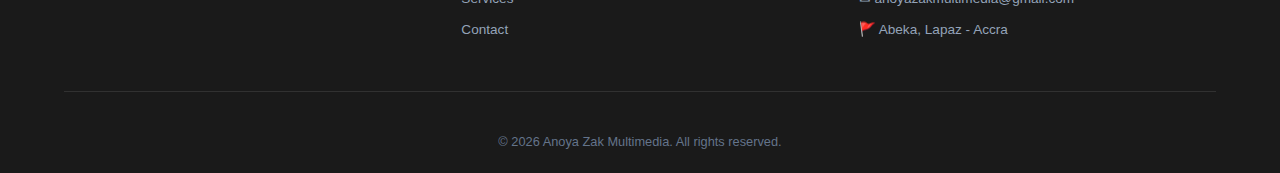
<file: services.html>
<!DOCTYPE html>
<html lang="en">
<head>
    <meta charset="UTF-8">
    <meta name="viewport" content="width=device-width, initial-scale=1.0">
    <title>Our Services | Anoya Zak Multimedia</title>
    <link rel="stylesheet" href="style.css">

    <style>
        


    </style>
</head>
<body>

    <nav>
        <a class="logo" href="index.html">ANOYA ZAK <span style="color: brown;">MULTIMEDIA</span></a>
        <ul class="nav-links">
            <a href="index.html">Home</a>
            <a class="nav-links active" href="services.html">Services</a>
            <a href="about.html">About</a>
            <a href="contact.html">Contact</a>
            <a href="login.html">Account</a>
        </ul>
    </nav>

    <div class="container">
        <div class="header-box">
            <h1>Our Service Catalog</h1>
            <p>Premium solutions for your business's digital growth.</p>
        </div>

        <div class="product-grid">
            <!-- Product 1: Digital & IT -->
            <div class="service-card">
                <div class="image-frame">
                    <img src="IMG/Digital & IT Services 1.jpg" alt="Digital IT">
                </div>
                <div class="content-frame">
                    <span class="category-tag">Strategy</span>
                    <h3>Digital & IT Services</h3>
                    <p>High-level IT auditing and infrastructure planning to modernize your operations for 2026.</p>
                    <a href="digital and IT.html" class="btn-order">View</a>
                </div>
            </div>

            <!-- Product 2: Web Design -->
            <div class="service-card">
                <div class="image-frame">
                    <img src="IMG/Website Design 1.jpg" alt="Web Design">
                </div>
                <div class="content-frame">
                    <span class="category-tag">Development</span>
                    <h3>Website Design</h3>
                    <p>Stunning, high-performance websites with automated security and basic maintenance packages.</p>
                    <a href="Website Design.html" class="btn-order">View Plans</a>
                </div>
            </div>

            <!-- Product 3: Email Setup -->
            <div class="service-card">
                <div class="image-frame">
                    <img src="IMG/Business Profiles.jpg" alt="Email Setup">
                </div>
                <div class="content-frame">
                    <span class="category-tag">Communication</span>
                    <h3>Business Profiles</h3>
                    <p>Professional business email setup and synchronization across all major business directories.</p>
                    <a href="Business Profiles.html" class="btn-order">View</a>
                </div>
            </div>

            <!-- Product 4: Graphic Design -->
            <div class="service-card">
                <div class="image-frame">
                    <img src="IMG/Graphic Design 1.jpg" alt="Graphic Design">
                </div>
                <div class="content-frame">
                    <span class="category-tag">Creative</span>
                    <h3>Graphic Design</h3>
                    <p>Custom visual branding, logo creation, and online tools setup to keep your brand consistent.</p>
                    <a href="order design.html" class="btn-order">Order Design</a>
                </div>
            </div>
        </div>
    </div>

    <footer>
        <div class="footer-grid">
            <div class="footer-col">
                <h4 style="color: white;">ANOYA ZAK MULTIMEDIA</h4>
                <p>The standard in digital services.</p>
            </div>
            <div class="footer-col">
                <h4>Sitemap</h4>
                <a href="index.html">Home</a>
                <a href="services.html">Services</a>
                <a href="contact.html">Contact</a>
            </div>
            <div class="footer-col">
                <h4>Contact</h4>
                <p>&#9743; 0549091970 </p>
                <p>&#9993; anoyazakmultimedia@gmail.com</p>
                <p>&#128681; Abeka, Lapaz - Accra</p>
            </div>
        </div>
        <div class="footer-bottom">
            &copy; 2026 Anoya Zak Multimedia. All rights reserved.
        </div>
    </footer>


</body>
</html>
</file>
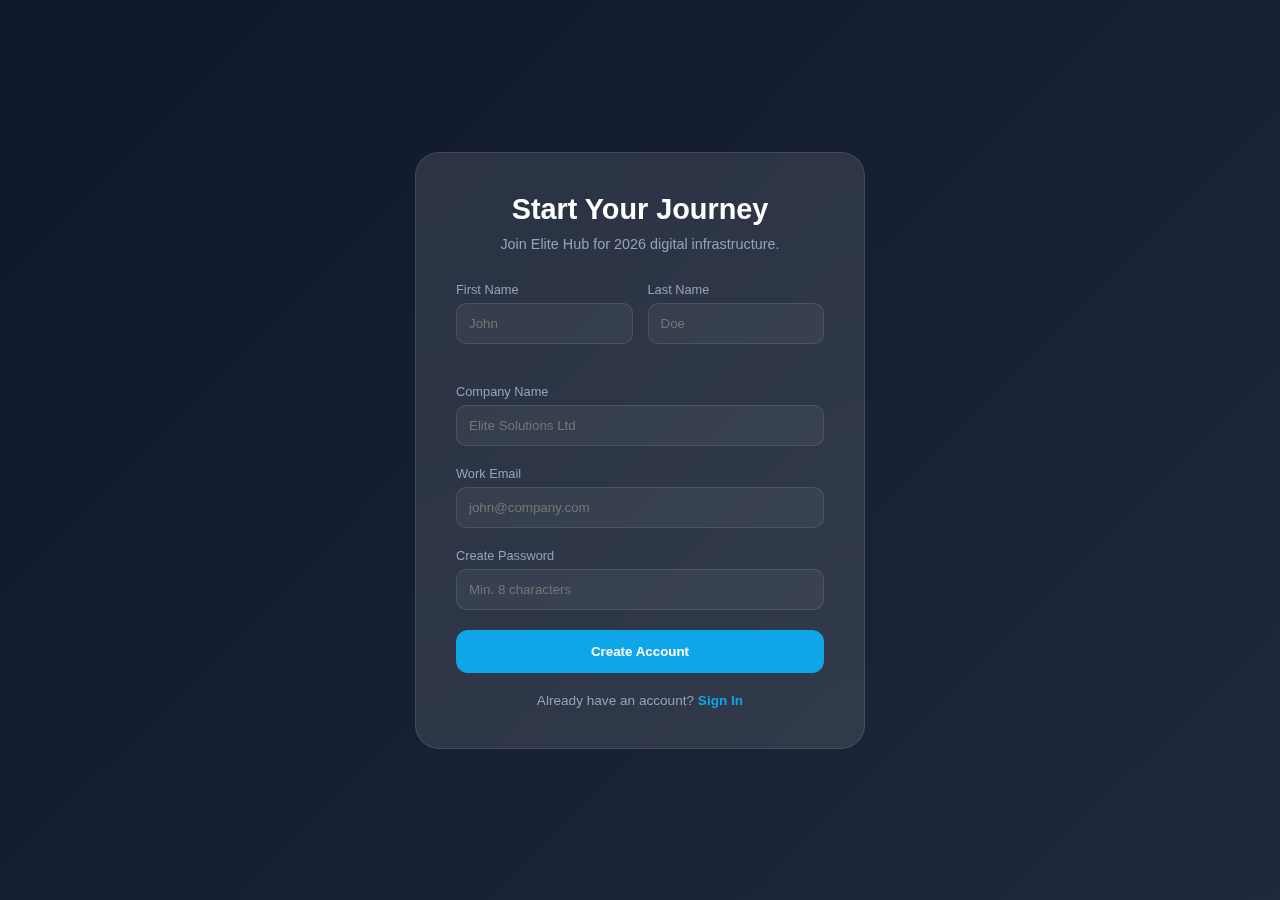
<file: signup.html>
<!DOCTYPE html>
<html lang="en">
<head>
    <meta charset="UTF-8">
    <meta name="viewport" content="width=device-width, initial-scale=1.0">
    <title>Sign Up | Anoya Zak  Multimedia</title>
    <style>
        /* Reusing styles from Login for consistency */
        :root { 
            --primary: #0ea5e9; 
            --dark: #0f172a; 
            --glass: rgba(255, 255, 255, 0.1); 
        }
        * { box-sizing: border-box; margin: 0; padding: 0; }

        a {
            text-decoration: none;
        }

        body { 
            font-family: 'Inter', sans-serif; 
            background: linear-gradient(135deg, #0f172a 0%, #1e293b 100%); 
            height: 100vh; 
            display: flex; 
            justify-content: center; 
            align-items: center; 
            color: white; 
        }
        
        .auth-container { 
            background: var(--glass); 
            backdrop-filter: blur(15px); 
            padding: 40px; 
            border-radius: 24px; 
            border: 1px solid rgba(255, 255, 255, 0.1); 
            width: 100%; 
            max-width: 450px; 
            text-align: center; 
        }
        .auth-container h2 { 
            margin-bottom: 10px; 
            font-size: 1.8rem; 
        }
        .auth-container p { 
            color: #94a3b8; 
            font-size: 0.9rem; 
            margin-bottom: 30px; 
        }

        .input-row { 
            display: flex; 
            gap: 15px; 
            margin-bottom: 20px; 
        }
        .input-group { 
            text-align: left; 
            margin-bottom: 20px; 
            flex: 1; 
        }
        .input-group label { 
            display: block; 
            font-size: 0.8rem; 
            color: #94a3b8; 
            margin-bottom: 6px; 
        }
        
        input { 
            width: 100%; 
            padding: 12px; 
            background: rgba(255, 255, 255, 0.05); 
            border: 1px solid rgba(255, 255, 255, 0.1); 
            border-radius: 10px; 
            color: white; 
            outline: none; 
        }
        input:focus { 
            border-color: var(--primary); 
        }

        .btn-auth { 
            width: 100%; 
            padding: 14px; 
            background: #0ea5e9; 
            color: white; 
            border: none; 
            border-radius: 12px; 
            font-weight: 700; 
            cursor: pointer; 
            transition: 0.3s; 
        }
        .btn-auth:hover { 
            background: #0284c7; 
        }

        .auth-footer { 
            margin-top: 20px; 
            font-size: 0.85rem; 
            color: #94a3b8; 
        }
        .auth-footer a { 
            color: var(--primary); 
            text-decoration: none; 
            font-weight: 600; 
        }
    </style>
</head>
<body>
    <div class="auth-container">
        <h2>Start Your Journey</h2>
        <p>Join Elite Hub for 2026 digital infrastructure.</p>
        <form action="index.html" method="GET">
            <div class="input-row">
                <div class="input-group">
                    <label>First Name</label>
                    <input type="text" placeholder="John" required>
                </div>
                <div class="input-group">
                    <label>Last Name</label>
                    <input type="text" placeholder="Doe" required>
                </div>
            </div>
            <div class="input-group">
                <label>Company Name</label>
                <input type="text" placeholder="Elite Solutions Ltd" required>
            </div>
            <div class="input-group">
                <label>Work Email</label>
                <input type="email" placeholder="john@company.com" required>
            </div>
            <div class="input-group">
                <label>Create Password</label>
                <input type="password" placeholder="Min. 8 characters" required>
            </div>
            <button type="submit" class="btn-auth">Create Account</button>
        </form>
        <div class="auth-footer">
            Already have an account? <a href="login.html">Sign In</a>
        </div>
    </div>
</body>
</html>
</file>
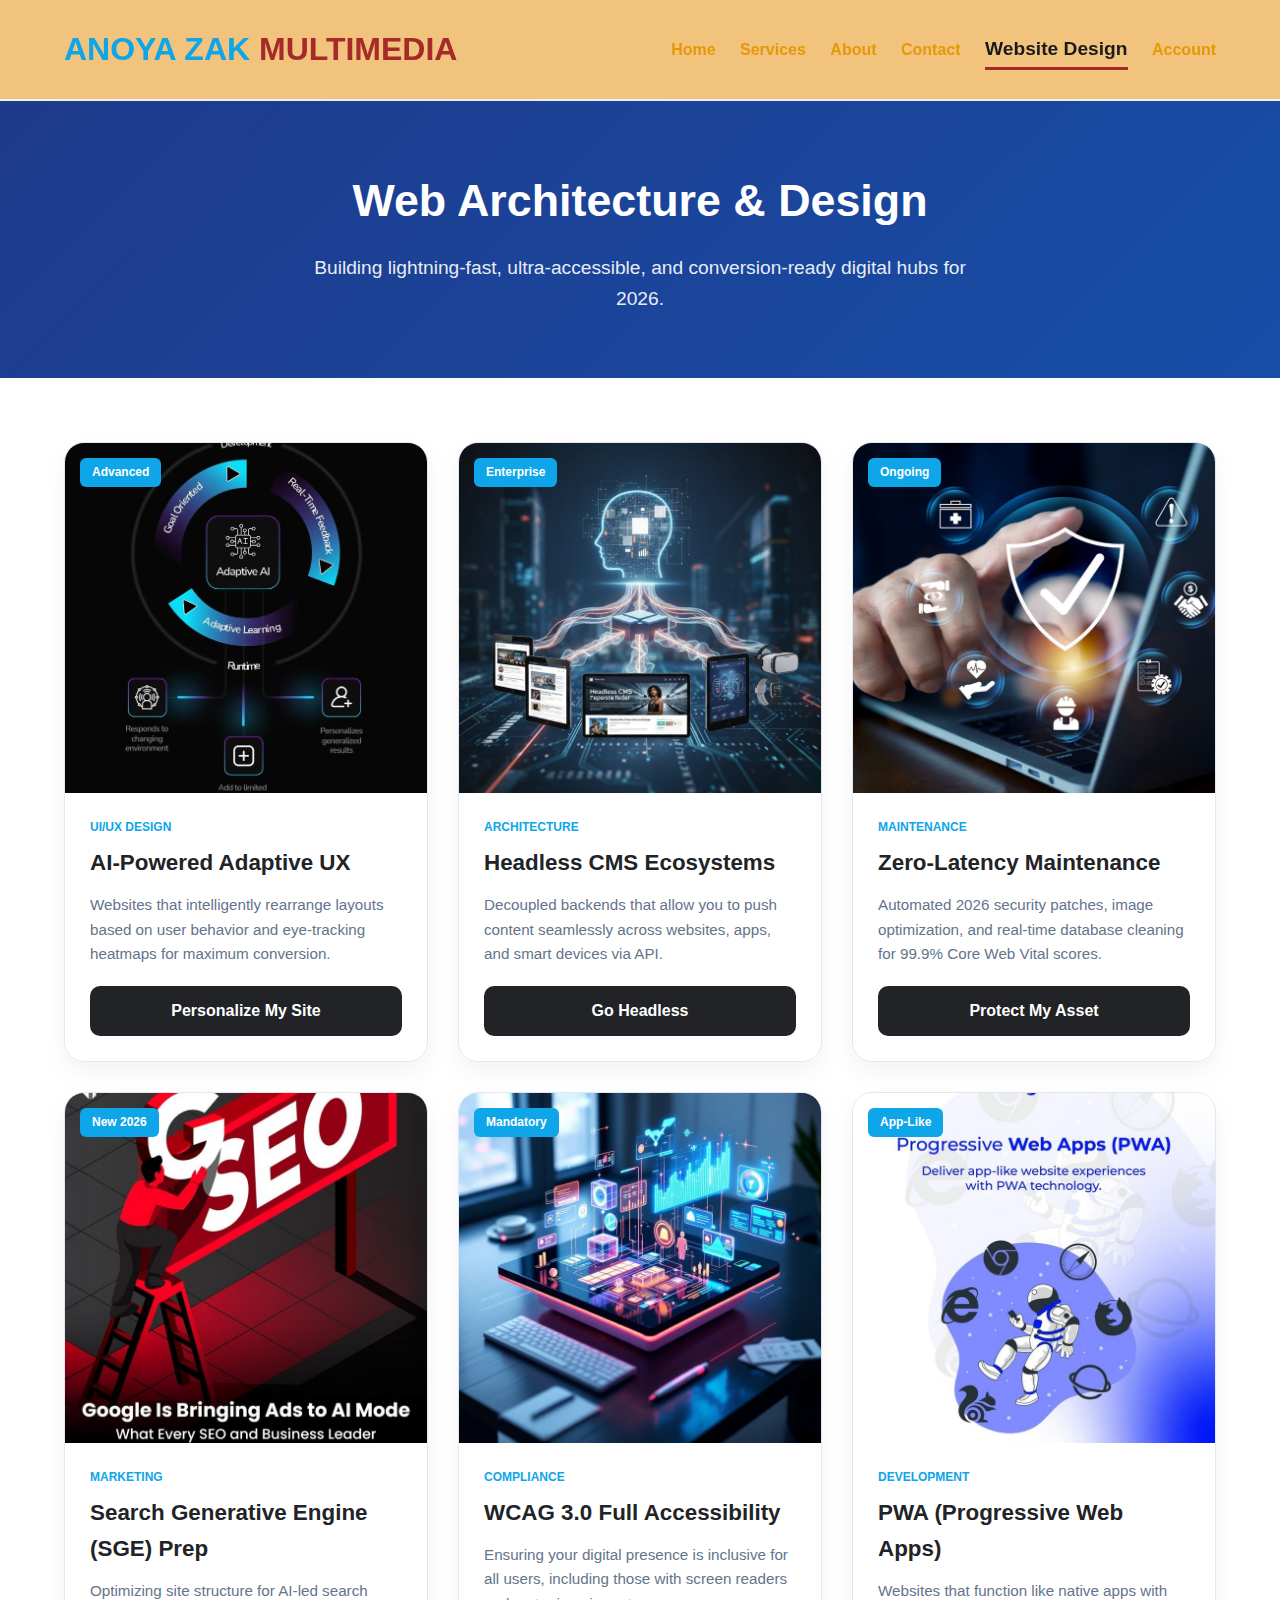
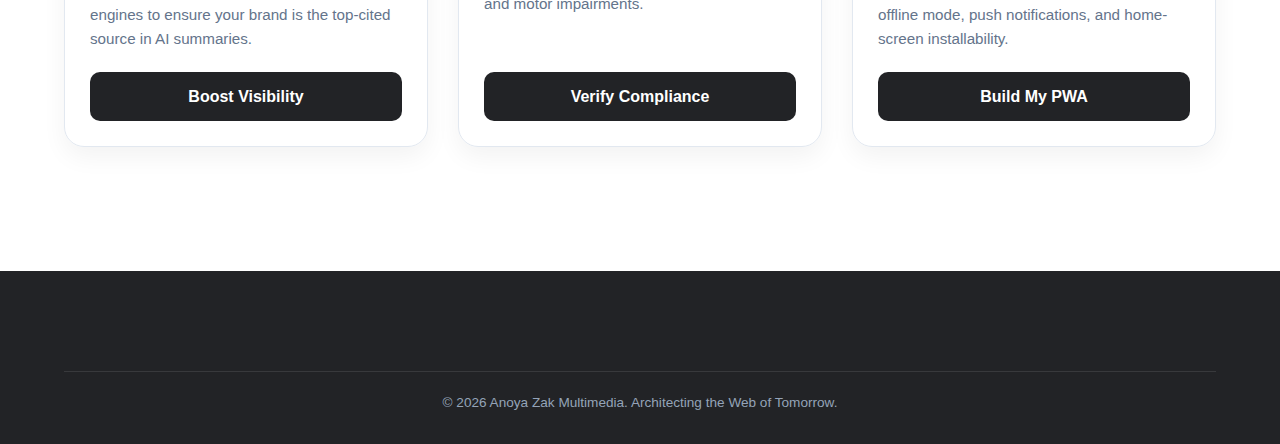
<file: Website Design.html>
<!DOCTYPE html>
<html lang="en">
<head>
    <meta charset="UTF-8">
    <meta name="viewport" content="width=device-width, initial-scale=1.0">
    <title>Web Architecture & Design | Anoya Zak Multimedia</title>
    <link rel="stylesheet" href="style.css">

    <style>
        /* Header */
        .page-header { 
            text-align: center; 
            padding: 4rem 5%; 
            background: linear-gradient(135deg, #1e3a8a 0%, #174ea8 100%); 
            color: white; 
        }
        .page-header h1 { 
            font-size: 2.8rem; 
            margin-bottom: 1rem; 
        }
        .page-header p { 
            font-size: 1.2rem; 
            opacity: 0.9; 
            max-width: 700px; 
            margin: 0 auto; 
        }

        /* Product Grid */
        .container { 
            padding: 4rem 5%; 
            max-width: 1300px; 
            margin: 0 auto; 
        }
        .product-grid { 
            display: grid; 
            grid-template-columns: repeat(auto-fit, minmax(300px, 1fr)); gap: 30px; 
        }

        /* Service Product Card */
        .service-card { 
            background: var(--card-bg); 
            border-radius: 20px; 
            overflow: hidden; 
            box-shadow: 0 10px 25px rgba(0,0,0,0.05); 
            transition: all 0.3s ease; 
            display: flex; 
            flex-direction: column; 
            border: 1px solid #e2e8f0; 
        }
        .service-card:hover { 
            transform: translateY(-10px); 
            box-shadow: 0 20px 40px rgba(0,0,0,0.1); 
            border-color: var(--primary); 
        }

        .card-image { 
            width: 100%; 
            height: 350px; 
            overflow: hidden; 
            position: relative; 
        }
        .card-image img { 
            width: 100%; 
            height: 100%; 
            object-fit: cover; 
            transition: transform 0.5s ease; 
        }
        .service-card:hover .card-image img { 
            transform: scale(1.1); 
        }
        
        .type-badge { 
            position: absolute; 
            top: 15px; 
            left: 15px; 
            background: var(--primary); 
            color: white; 
            padding: 5px 12px; 
            border-radius: 6px; 
            font-size: 0.75rem; 
            font-weight: 600; 
        }

        .card-body { 
            padding: 25px; 
            display: flex; 
            flex-direction: 
            column; flex-grow: 1; }
        .card-category { 
            font-size: 0.75rem; 
            font-weight: 800; 
            color: var(--primary); 
            text-transform: uppercase; 
            margin-bottom: 8px; 
        }
        .card-body h3 { 
            font-size: 1.4rem; 
            margin-bottom: 12px; 
            color: var(--dark); 
        }
        .card-body p { 
            font-size: 0.95rem; 
            color: var(--text-muted); 
            margin-bottom: 20px; 
            flex-grow: 1; 
        }

        .btn-action { 
            background: var(--dark); 
            color: white; 
            text-align: center; 
            padding: 12px; 
            border-radius: 10px; 
            text-decoration: none; 
            font-weight: 600; 
            transition: 0.3s; 
        }
        .btn-action:hover { 
            background: var(--primary); 
        }

        /* Footer */
        footer { 
            background: var(--dark); 
            color: white; 
            padding: 60px 5% 30px; 
            margin-top: 60px; 
            text-align: center; 
        }
        .footer-bottom { 
            margin-top: 40px; 
            padding-top: 20px; 
            border-top: 1px solid rgba(255,255,255,0.1); 
            font-size: 0.85rem; 
            color: #94a3b8; 
        }
    </style>
</head>
<body>

    <nav>
        <a class="logo" href="index.html">ANOYA ZAK <span style="color: brown;">MULTIMEDIA</span></a>
        <ul class="nav-links">
            <a href="index.html">Home</a>
            <a href="services.html">Services</a>
            <a href="about.html">About</a>
            <a href="contact.html">Contact</a>
            <a class="nav-links active" href="Website Design.html">Website Design</a>
            <a href="login.html">Account</a>
        </ul>
    </nav>

    <header class="page-header">
        <h1>Web Architecture & Design</h1>
        <p>Building lightning-fast, ultra-accessible, and conversion-ready digital hubs for 2026.</p>
    </header>

    <div class="container">
        <div class="product-grid">
            
            <!-- Service 1: AI-Powered UX -->
            <div class="service-card">
                <div class="card-image">
                    <span class="type-badge">Advanced</span>
                    <img src="IMG/AI-Powered Adaptive UX.jpg" alt="UX Design">
                </div>
                <div class="card-body">
                    <span class="card-category">UI/UX Design</span>
                    <h3>AI-Powered Adaptive UX</h3>
                    <p>Websites that intelligently rearrange layouts based on user behavior and eye-tracking heatmaps for maximum conversion.</p>
                    <a href="contact.html" class="btn-action">Personalize My Site</a>
                </div>
            </div>

            <!-- Service 2: Headless CMS -->
            <div class="service-card">
                <div class="card-image">
                    <span class="type-badge">Enterprise</span>
                    <img src="IMG/Headless CMS Ecosystems.jpg" alt="Web Performance">
                </div>
                <div class="card-body">
                    <span class="card-category">Architecture</span>
                    <h3>Headless CMS Ecosystems</h3>
                    <p>Decoupled backends that allow you to push content seamlessly across websites, apps, and smart devices via API.</p>
                    <a href="contact.html" class="btn-action">Go Headless</a>
                </div>
            </div>

            <!-- Service 3: Performance Maintenance -->
            <div class="service-card">
                <div class="card-image">
                    <span class="type-badge">Ongoing</span>
                    <img src="IMG/Zero-Latency Maintenance.jpg" alt="Web Audit">
                </div>
                <div class="card-body">
                    <span class="card-category">Maintenance</span>
                    <h3>Zero-Latency Maintenance</h3>
                    <p>Automated 2026 security patches, image optimization, and real-time database cleaning for 99.9% Core Web Vital scores.</p>
                    <a href="contact.html" class="btn-action">Protect My Asset</a>
                </div>
            </div>

            <!-- Service 4: Search Generative Optimization -->
            <div class="service-card">
                <div class="card-image">
                    <span class="type-badge">New 2026</span>
                    <img src="IMG/Search Generative Engine (SGE) Prep.jpg" alt="SEO 2026">
                </div>
                <div class="card-body">
                    <span class="card-category">Marketing</span>
                    <h3>Search Generative Engine (SGE) Prep</h3>
                    <p>Optimizing site structure for AI-led search engines to ensure your brand is the top-cited source in AI summaries.</p>
                    <a href="contact.html" class="btn-action">Boost Visibility</a>
                </div>
            </div>

            <!-- Service 5: Accessibility Compliance -->
            <div class="service-card">
                <div class="card-image">
                    <span class="type-badge">Mandatory</span>
                    <img src="IMG/WCAG 3.0 Full Accessibility.jpg" alt="Web Accessibility">
                </div>
                <div class="card-body">
                    <span class="card-category">Compliance</span>
                    <h3>WCAG 3.0 Full Accessibility</h3>
                    <p>Ensuring your digital presence is inclusive for all users, including those with screen readers and motor impairments.</p>
                    <a href="contact.html" class="btn-action">Verify Compliance</a>
                </div>
            </div>

            <!-- Service 6: Progressive Web Apps -->
            <div class="service-card">
                <div class="card-image">
                    <span class="type-badge">App-Like</span>
                    <img src="IMG/PWA (Progressive Web Apps).jpg" alt="PWA">
                </div>
                <div class="card-body">
                    <span class="card-category">Development</span>
                    <h3>PWA (Progressive Web Apps)</h3>
                    <p>Websites that function like native apps with offline mode, push notifications, and home-screen installability.</p>
                    <a href="contact.html" class="btn-action">Build My PWA</a>
                </div>
            </div>

        </div>
    </div>

    <footer>
        <div class="footer-bottom">
            &copy; 2026 Anoya Zak Multimedia. Architecting the Web of Tomorrow.
        </div>
    </footer>

</body>
</html>
</file>
<file: style.css>
:root { 
            --primary: #0ea5e9; 
            --dark: #222326; 
            --light: #f8fafc;
            --white: #ffffff;
            --text-muted: #64748b;
        }
        * { box-sizing: border-box; margin: 0; padding: 0; }

        a {
            text-decoration: none;
        }
        
        body { 
            font-family: 'Inter', sans-serif; 
            line-height: 1.6; 
        }
        
        /* NAVIGATION */
        nav { 
            display: flex; 
            justify-content: space-between; 
            padding: 1.5rem 5%; 
            background: rgba(241, 191, 117, 0.943); 
            backdrop-filter: blur(10px); 
            position: sticky; 
            top: 0; 
            z-index: 100; 
            border-bottom: 2px solid #edeef0; 
            align-items: center; 
        }
        .logo { 
            font-weight: 800; 
            font-size: 2rem; 
            color: var(--primary); 
            text-decoration: none; 
        }
        .nav-links a { 
            margin-left: 20px; 
            text-decoration: none; 
            color: #e69807; 
            font-weight: 600; 
            font-size: 1rem; 
            padding-bottom: 8px;
        }
        .nav-links a:hover {
            color: #f4f1f1;
            border-bottom: 3px solid #666;
            padding-bottom: 8px;
        }
        .nav-links.active {
            border-bottom: 3px solid brown;
            font-weight: 800;
            font-weight: bolder;
            color: #1a1a1a;
            padding-bottom: 8px;
            font-size: 1.2rem;
        }
        .nav-links.active:hover {
            color: #ec9719;
            border-bottom: 3px solid brown;
            padding-bottom: 8px;
        }
        /* Index page */
        .header { 
            height: 70vh; 
            display: flex; 
            flex-direction: column; 
            justify-content: center; 
            align-items: center; 
            text-align: center; 
            background: linear-gradient(rgba(15,23,42,0.7), rgba(15,23,42,0.7)), url('IMG/Web\ Design.jpg'); 
            background-size: cover; 
            background-position: center; 
            color: white; 
            padding: 0 10%; 
        }
        h1 { 
            font-size: clamp(2.5rem, 5vw, 4rem); 
            margin-bottom: 1rem; 
        }
        .cta-btn { 
            background: var(--primary); 
            color: white; padding: 1rem 2.5rem; 
            border-radius: 50px; 
            text-decoration: none; 
            font-weight: bold; 
            transition: 0.3s; 
            display: inline-block; 
            margin-top: 20px; 
        }
        .cta-btn:hover {
            background: rgb(233, 161, 5);
            transform: translateY(-10px);
        }

        /* SERVICES SECTION */
        .services-section { 
            padding: 80px 5%; 
            max-width: 1200px; 
            margin: 0 auto; 
            text-align: center; 
        }
        .section-title { 
            font-size: 2.2rem; 
            margin-bottom: 3rem; 
        }
        
        .product-grid {
            display: grid;
            grid-template-columns: repeat(auto-fit, minmax(250px, 1fr));
            gap: 30px;
        }

        .product-card {
            background: var(--white);
            border-radius: 15px;
            overflow: hidden;
            box-shadow: 0 5px 15px rgba(0,0,0,0.05);
            transition: 0.3s;
            text-align: left;
            border: 1px solid #edf2f7;
        }

        .product-card:hover {
            transform: translateY(-10px);
            box-shadow: 0 15px 30px rgba(0,0,0,0.1);
        }

        .product-image {
            width: 100%;
            height: 350px;
            overflow: hidden;
        }

        .product-image img {
            width: 100%;
            height: 100%;
            object-fit: cover;
        }

        .product-info {
            padding: 20px;
        }

        .product-info h3 {
            font-size: 1.2rem;
            margin-bottom: 10px;
            color: var(--dark);
        }

        .product-info p {
            font-size: 0.9rem;
            color: var(--text-muted);
            margin-bottom: 15px;
            height: 60px;
            overflow: hidden;
        }

        .learn-more {
            color: #0ea5e9;
            text-decoration: none;
            font-weight: 700;
            font-size: 0.85rem;
            text-transform: uppercase;
        }


        /* CONTAINER */
        .container { 
            padding: 4rem 5%; 
            max-width: 1300px; 
            margin: 0 auto; 
        }
        .header-box { 
            text-align: center; 
            margin-bottom: 4rem; 
        }
        .header-box h1 { 
            font-size: 2.5rem; 
            margin-bottom: 10px; 
        }

        /* E-COMMERCE STYLE GRID */
        .product-grid {
            display: grid;
            grid-template-columns: repeat(auto-fit, minmax(280px, 1fr));
            gap: 30px;
        }

        /* SERVICE CARD */
        .service-card {
            background: var(--white);
            border-radius: 16px;
            overflow: hidden;
            box-shadow: 0 4px 20px rgba(0,0,0,0.08);
            transition: transform 0.3s ease, box-shadow 0.3s ease;
            display: flex;
            flex-direction: column;
        }

        .service-card:hover {
            transform: translateY(-8px);
            box-shadow: 0 12px 30px rgba(0,0,0,0.15);
        }

        .image-frame {
            width: 100%;
            height: 220px;
            overflow: hidden;
        }

        .image-frame img {
            width: 100%;
            height: 350px;
            object-fit: cover;
            transition: transform 0.5s ease;
        }

        .service-card:hover img {
            transform: scale(1.1);
        }

        .content-frame {
            padding: 24px;
            display: flex;
            flex-direction: column;
            flex-grow: 1;
        }

        .category-tag {
            font-size: 0.75rem;
            text-transform: uppercase;
            color: var(--primary);
            font-weight: 700;
            letter-spacing: 1px;
            margin-bottom: 10px;
        }

        .content-frame h3 {
            font-size: 1.3rem;
            margin-bottom: 12px;
            color: var(--dark);
        }

        .content-frame p {
            font-size: 0.95rem;
            color: var(--text-muted);
            margin-bottom: 20px;
            flex-grow: 1;
        }

        .btn-order {
            background: #0ea5e9;
            color: white;
            text-align: center;
            padding: 12px;
            border-radius: 8px;
            text-decoration: none;
            font-weight: 600;
            transition: background 0.3s;
        }

        .btn-order:hover {
            background: #0284c7;
        }


         /* About Page */
        .about-header { 
            max-width: 800px; 
            margin: 5rem auto 2rem; 
            padding: 0 20px; 
            text-align: center; 
        }
        .about-header h1 { 
            font-size: 3rem; 
            margin-bottom: 1.5rem; 
            letter-spacing: -1px; 
        }
        .highlight { 
            color: #0ea5e9; 
            font-weight: bold; 
        }

        /* MISSION & VISION SECTION */
        .mv-container {
            display: grid;
            grid-template-columns: repeat(auto-fit, minmax(300px, 1fr));
            gap: 30px;
            max-width: 1100px;
            margin: 0 auto 5rem;
            padding: 0 5%;
        }

        .mv-card {
            background: var(--white);
            padding: 40px;
            border-radius: 24px;
            border: 1px solid #e2e8f0;
            box-shadow: 0 10px 30px rgba(0,0,0,0.02);
            transition: 0.3s;
            position: relative;
            overflow: hidden;
        }

        .mv-card:hover {
            transform: translateY(-5px);
            border-color: var(--primary);
        }

        .mv-card h2 {
            font-size: 1.8rem;
            margin-bottom: 15px;
            color: var(--dark);
            display: flex;
            align-items: center;
            gap: 10px;
        }

        .mv-card p {
            color: var(--text-muted);
            font-size: 1.05rem;
        }

        .icon-circle {
            width: 45px;
            height: 45px;
            background: #e0f2fe;
            color: var(--primary);
            border-radius: 50%;
            display: flex;
            align-items: center;
            justify-content: center;
            font-weight: bold;
            font-size: 1.2rem;
        }

        /* TEAM SECTION */
        .team-section { 
            padding: 4rem 5%; 
            max-width: 1200px; 
            margin: 0 auto; 
            text-align: center; 
        }
        .team-section h2 { 
            font-size: 2.2rem; 
            margin-bottom: 3rem; 
        }
        .team-grid { 
            display: grid; 
            grid-template-columns: repeat(auto-fit, minmax(250px, 1fr)); 
            gap: 40px; 
        }
        .team-card { 
            background: transparent; 
            transition: 0.3s; 
            display: flex;
            flex-direction: column;
            align-items: center;
        }
        .team-card:hover { 
            transform: translateY(-10px); 
        }
        .member-image { 
            width: 200px;
            height: 200px; 
            border-radius: 50%;
            overflow: hidden; 
            margin-bottom: 1.5rem;
            border: 4px solid var(--primary);
            box-shadow: 0 10px 20px rgba(0,0,0,0.1);
        }
        .member-image img { 
            width: 100%; 
            height: 400px; 
            object-fit: cover; 
        }
        .member-info { 
            padding: 0;
        }
        .member-info h3 { 
            font-size: 1.25rem; 
            margin-bottom: 5px;
            color: var(--dark);
        }
        .member-info p { 
            color: #0ea5e9; 
            font-weight: 700; 
            font-size: 0.85rem; 
            text-transform: uppercase; 
        }
       

        /* FOOTER */
        footer { 
            background: #1a1a1a; 
            color: white; 
            padding: 60px 5% 20px; 
            margin-top: 60px; 
        }
        .footer-grid { 
            display: grid; 
            grid-template-columns: repeat(auto-fit, minmax(200px, 1fr)); 
            gap: 40px; 
            max-width: 1200px; 
            margin: 0 auto; 
        }
        .footer-col h4 { 
            color: #0ea5e9; 
            margin-bottom: 20px; 
            font-size: 0.9rem; 
        }
        .footer-col p, .footer-col a { 
            color: #94a3b8; 
            font-size: 0.85rem; 
            text-decoration: none; 
            display: block; 
            margin-bottom: 10px; 
        }
        .footer-bottom { 
            text-align: center; 
            padding-top: 40px; 
            border-top: 1px solid rgba(255,255,255,0.1); 
            margin-top: 40px; 
            color: #64748b; 
            font-size: 0.8rem; 
        }
</file>
